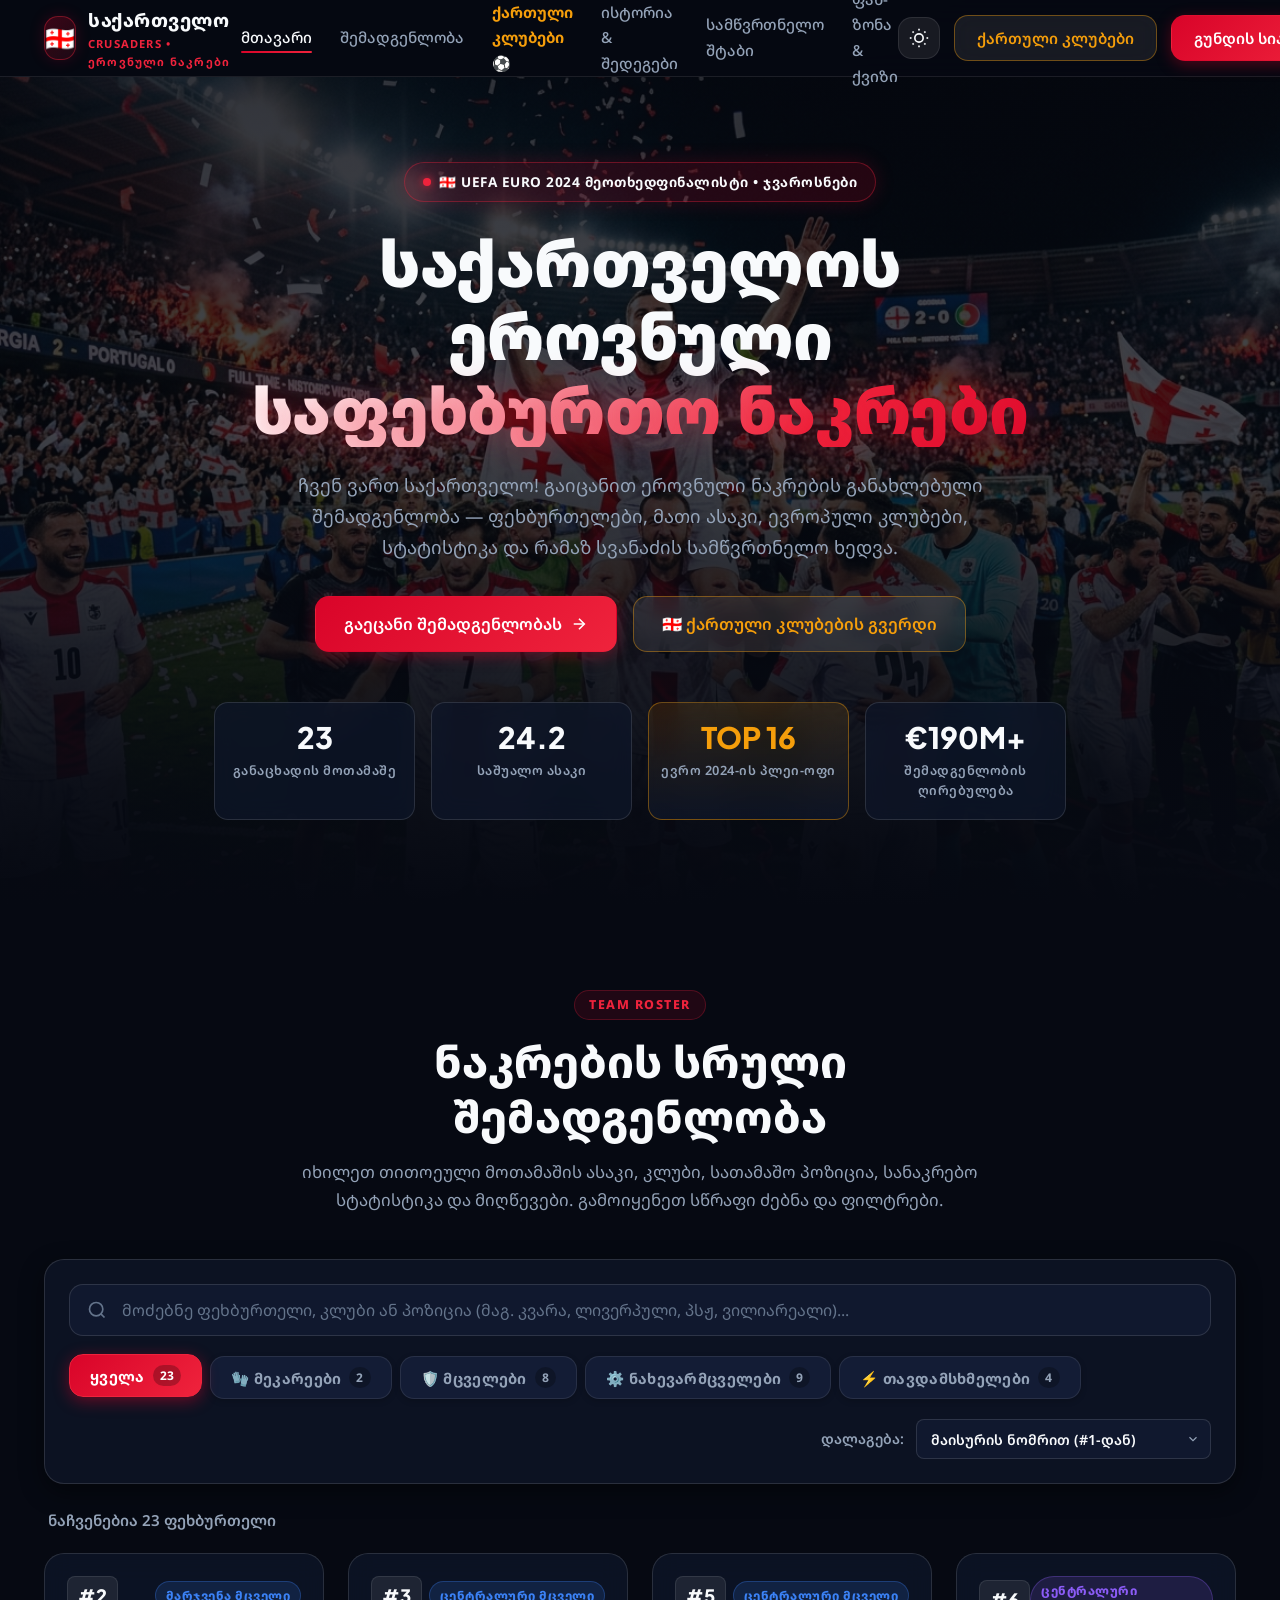
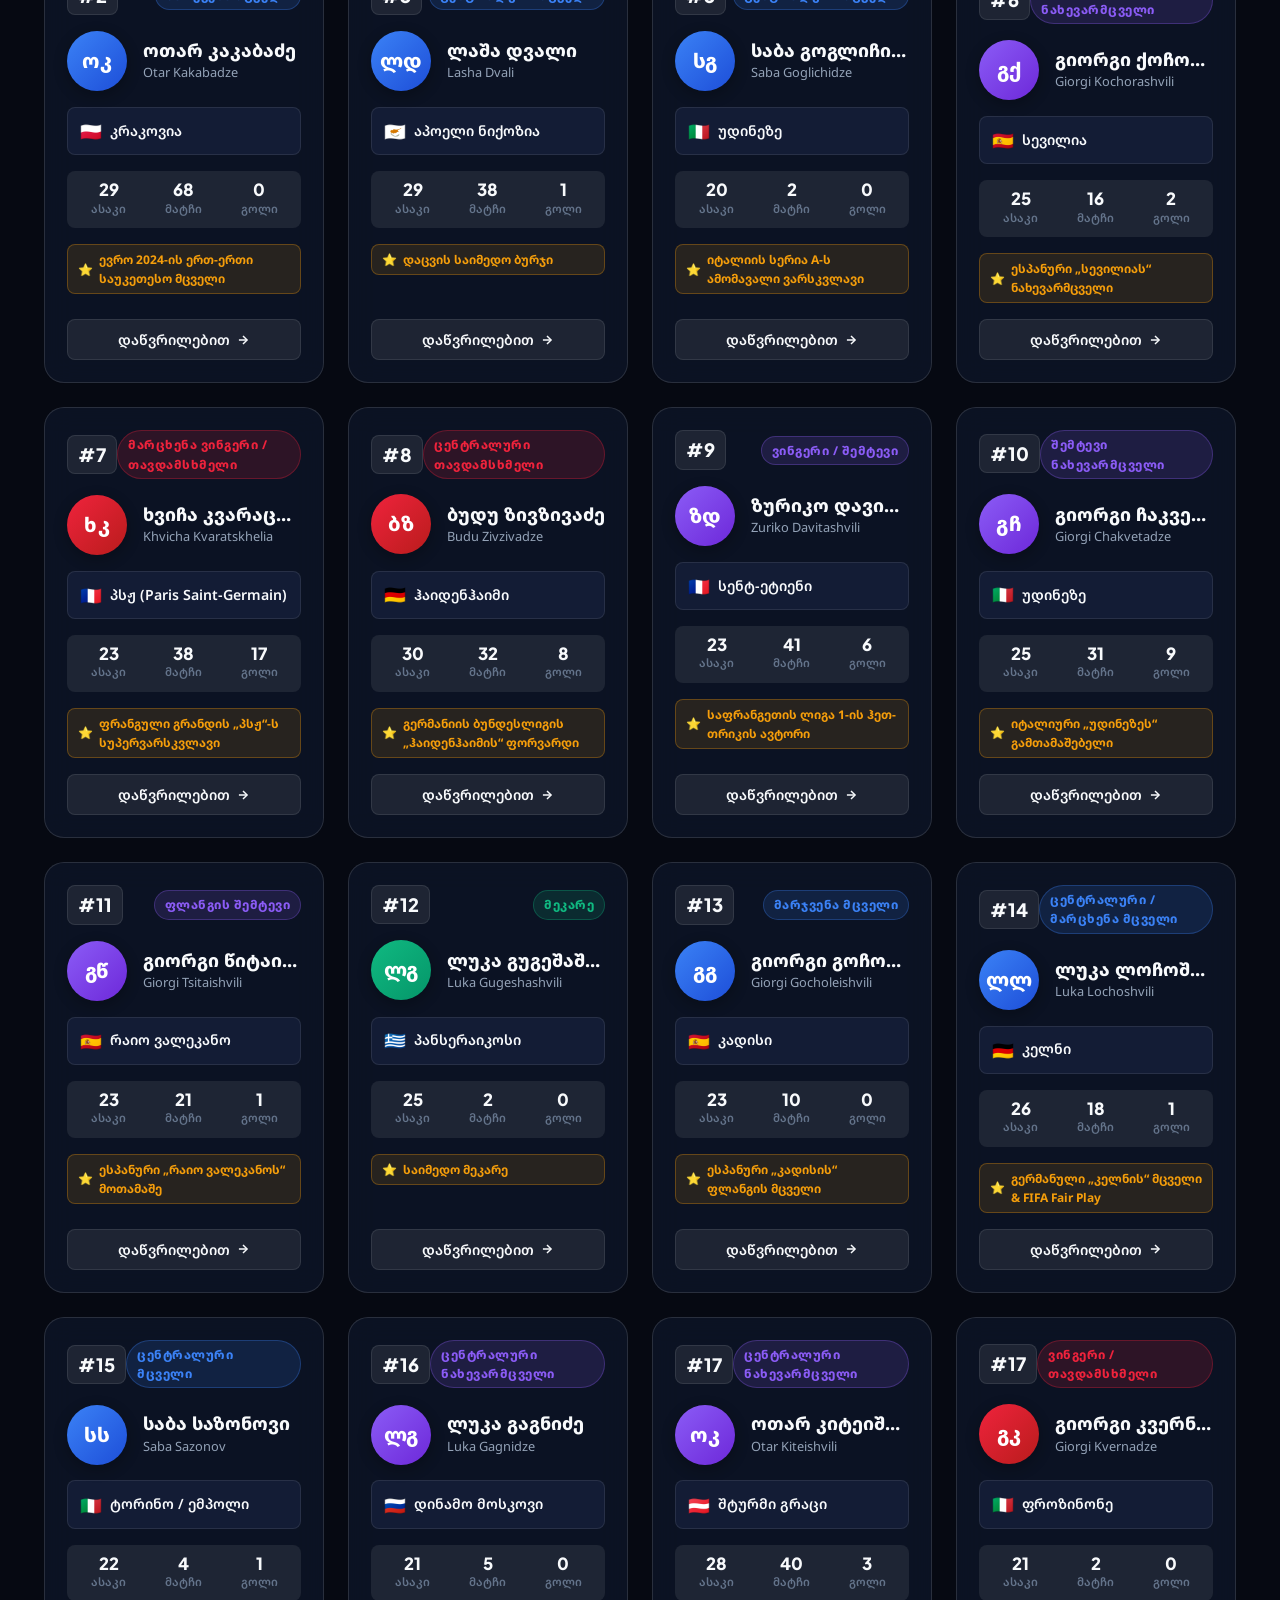
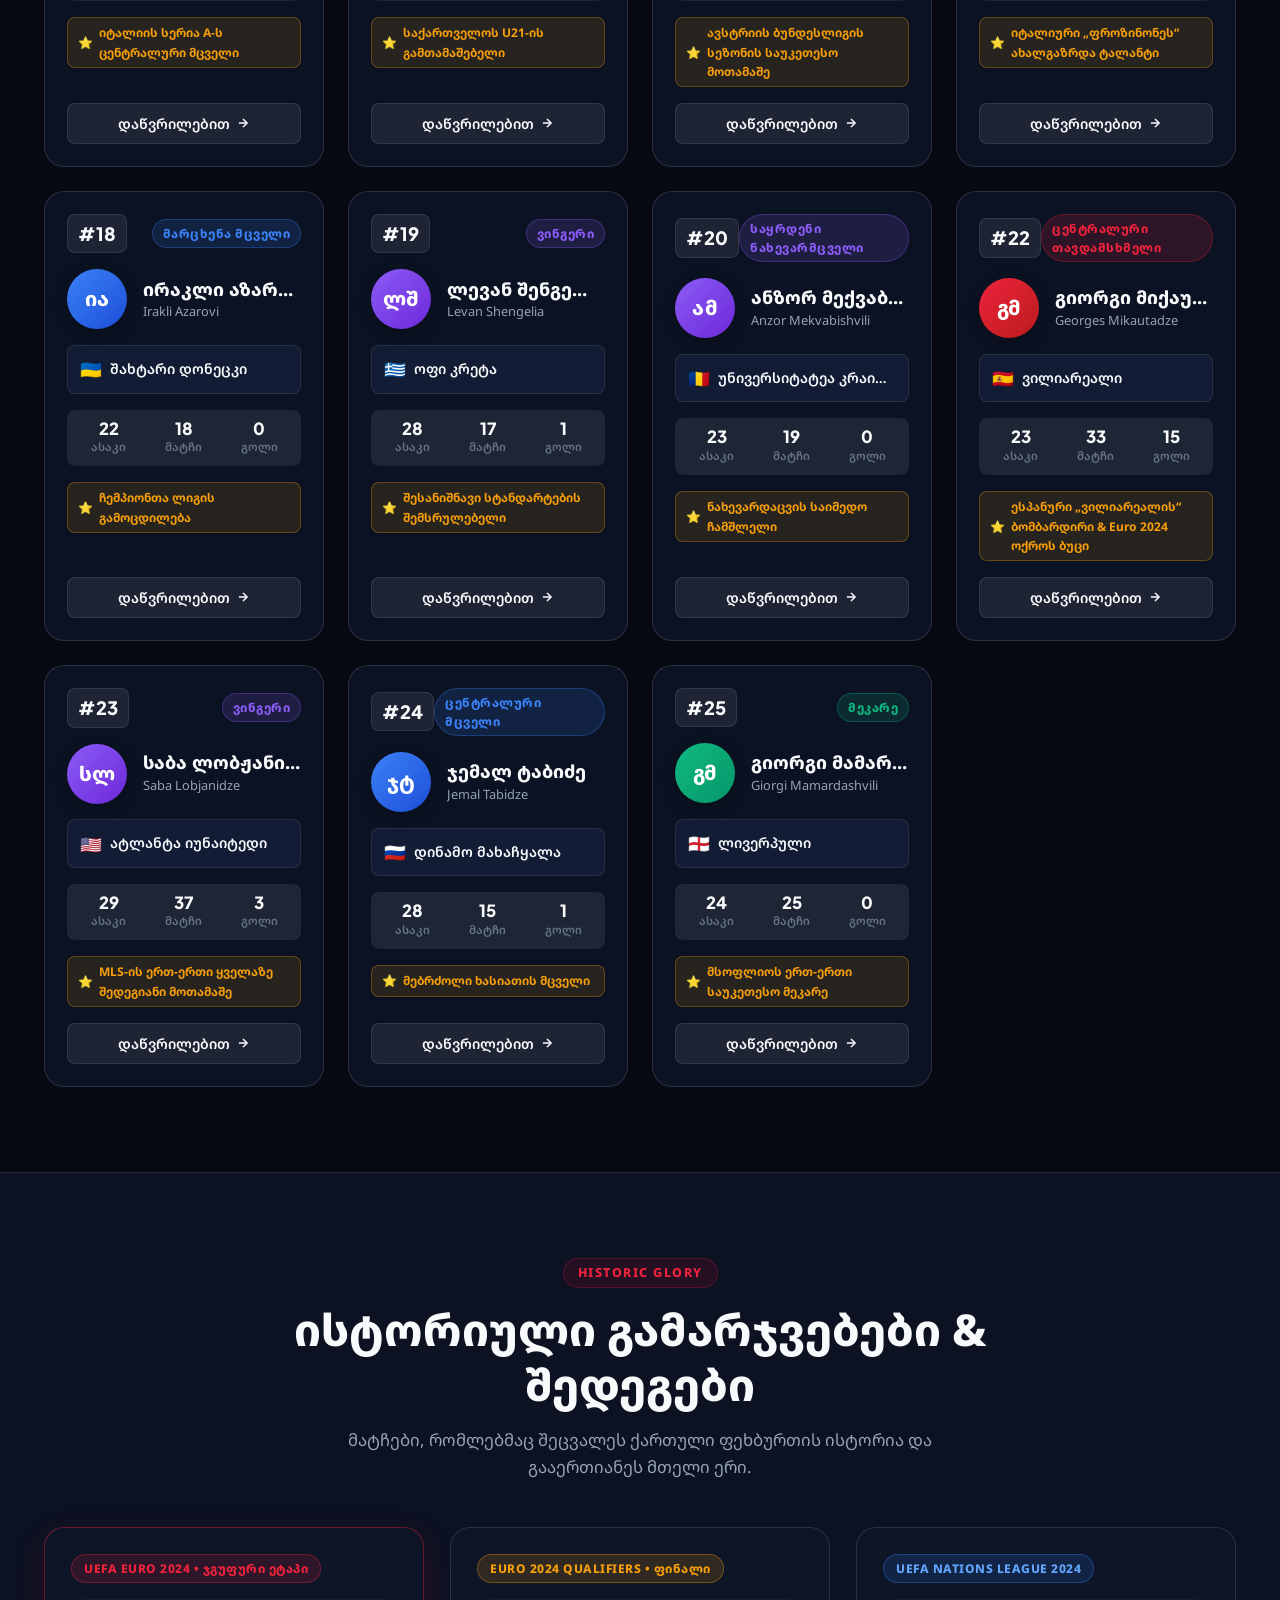
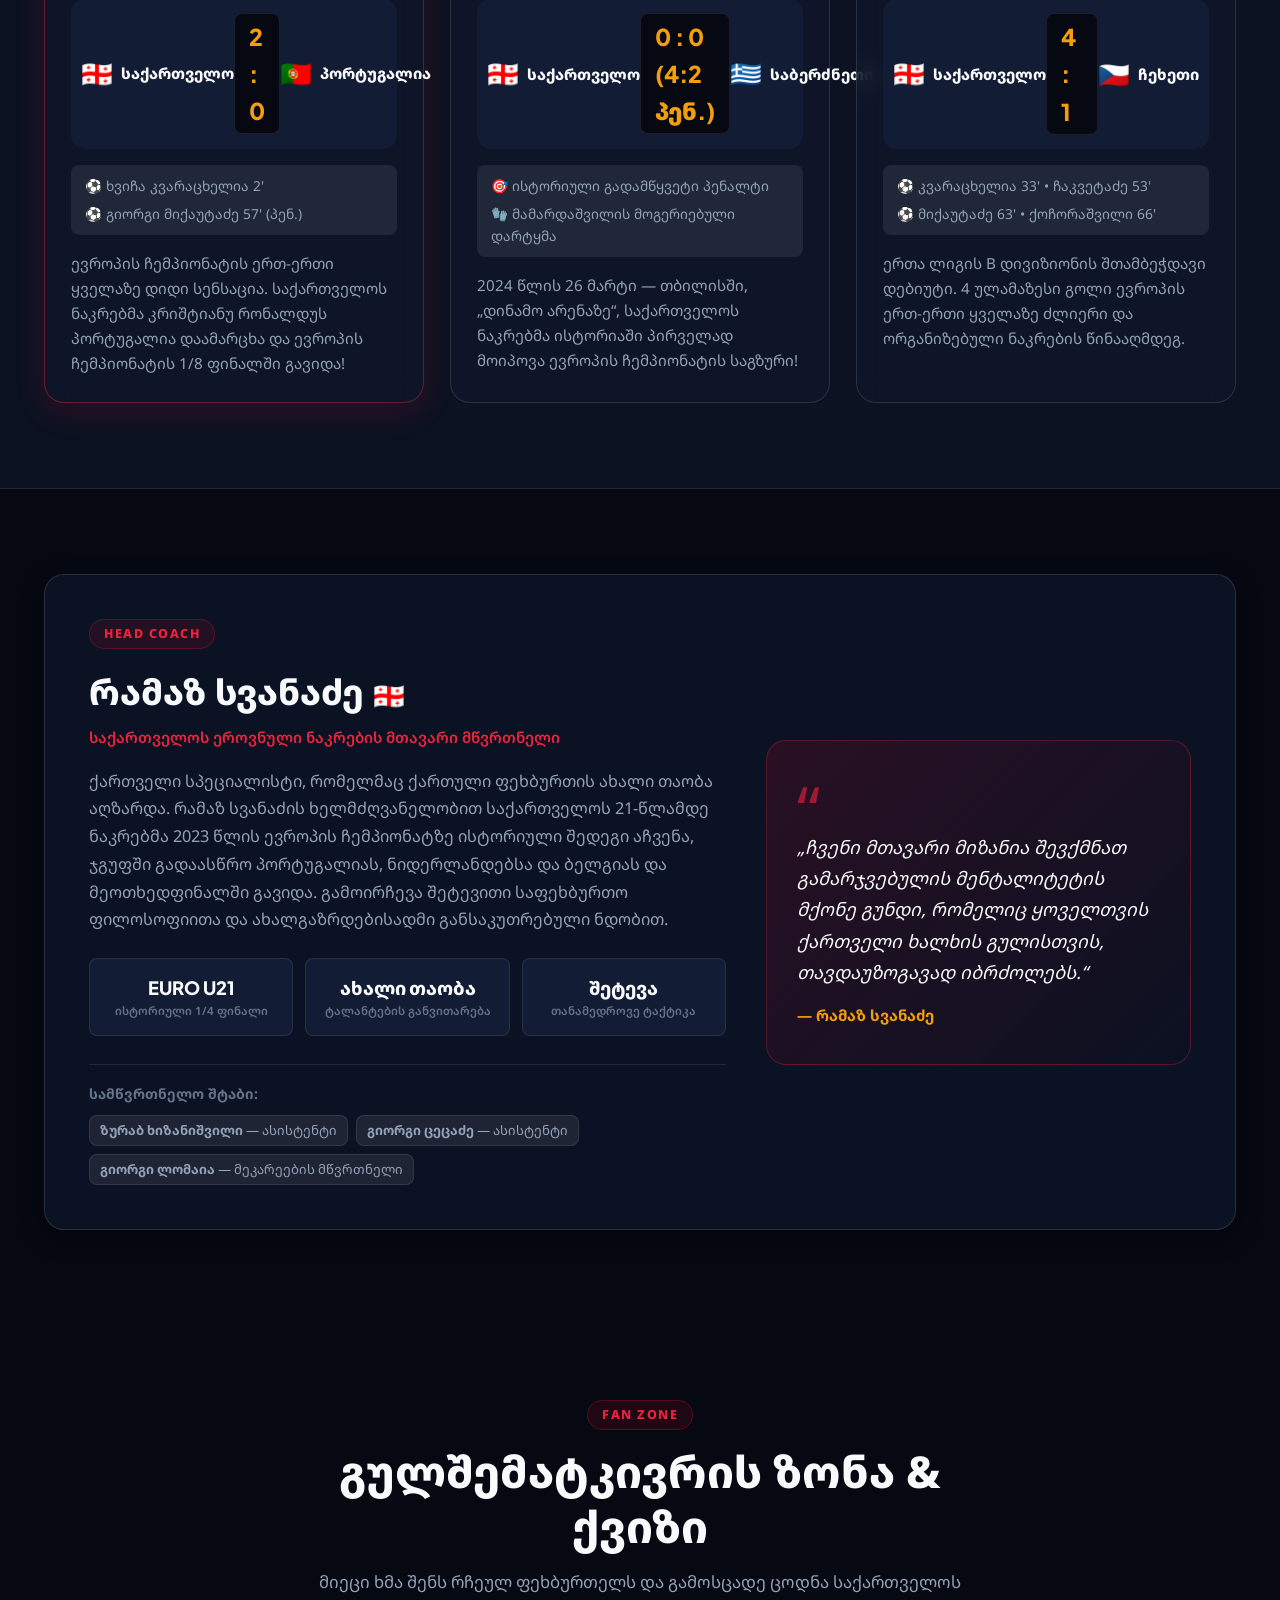
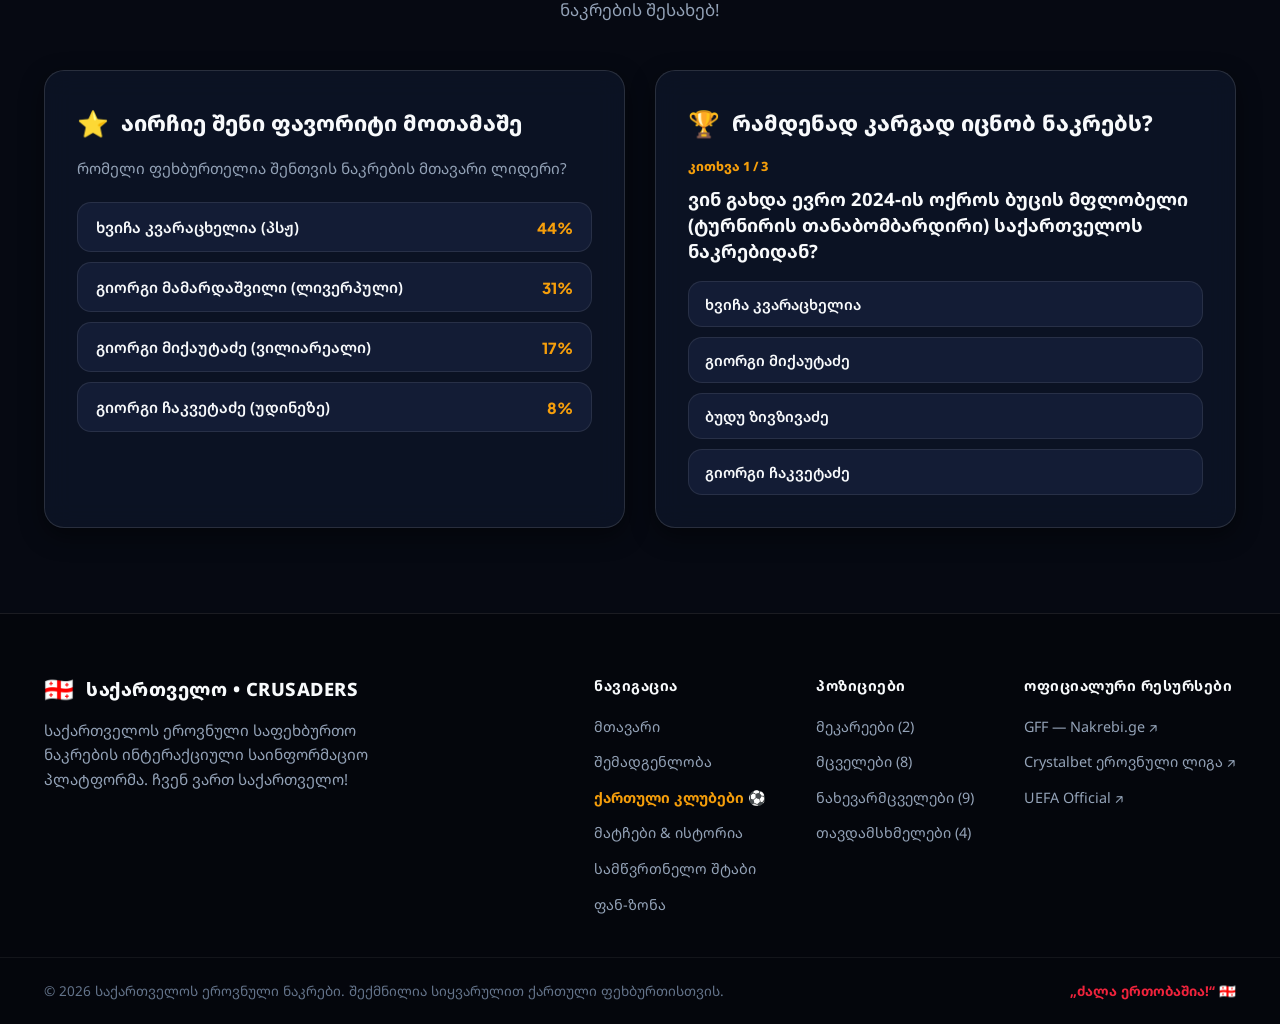
<file: index.html>
<!DOCTYPE html>
<html lang="ka" data-theme="dark">
<head>
  <meta charset="UTF-8">
  <meta name="viewport" content="width=device-width, initial-scale=1.0">
  <title>საქართველოს ეროვნული საფეხბურთო ნაკრები — ოფიციალური პორტალი და შემადგენლობა</title>
  <meta name="description" content="საქართველოს ეროვნული საფეხბურთო ნაკრების (ჯვაროსნები) სრული შემადგენლობა, მოთამაშეების ასაკი, კლუბები, სტატისტიკა და უახლესი მატჩები.">
  <meta name="keywords" content="საქართველოს ნაკრები, ფეხბურთი, კვარაცხელია, მამარდაშვილი, მიქაუტაძე, ევრო 2024, ჯვაროსნები, რამაზ სვანაძე, ნაკრების შემადგენლობა">
  <link rel="icon" href="data:image/svg+xml,<svg xmlns='http://www.w3.org/2000/svg' viewBox='0 0 100 100'><text y='.9em' font-size='90'>🇬🇪</text></svg>">

  <!-- Google Fonts: Noto Sans Georgian & Plus Jakarta Sans -->
  <link rel="preconnect" href="https://fonts.googleapis.com">
  <link rel="preconnect" href="https://fonts.gstatic.com" crossorigin>
  <link href="https://fonts.googleapis.com/css2?family=Noto+Sans+Georgian:wght@300;400;500;600;700;800;900&family=Plus+Jakarta+Sans:wght@400;500;600;700;800&display=swap" rel="stylesheet">

  <link rel="stylesheet" href="style.css">
</head>
<body>
  <!-- Ambient Atmospheric Glows -->
  <div class="ambient-glow glow-red" aria-hidden="true"></div>
  <div class="ambient-glow glow-blue" aria-hidden="true"></div>
  <div class="ambient-glow glow-center" aria-hidden="true"></div>

  <!-- Header / Navigation -->
  <header class="site-header" id="main-header">
    <nav class="navbar container" aria-label="მთავარი ნავიგაცია">
      <a href="#hero" class="brand-logo" id="brand-logo" aria-label="საქართველოს ნაკრები მთავარი">
        <div class="crest-box">
          <span class="flag-icon">🇬🇪</span>
        </div>
        <div class="brand-titles">
          <span class="brand-geo">საქართველო</span>
          <span class="brand-sub">CRUSADERS • ეროვნული ნაკრები</span>
        </div>
      </a>

      <!-- Desktop Links -->
      <ul class="nav-links" id="nav-links">
        <li><a href="#hero" class="nav-link active" id="nav-link-hero">მთავარი</a></li>
        <li><a href="#squad" class="nav-link" id="nav-link-squad">შემადგენლობა</a></li>
        <li><a href="clubs.html" class="nav-link clubs-highlight-link" id="nav-link-clubs">ქართული კლუბები ⚽</a></li>
        <li><a href="#history" class="nav-link" id="nav-link-history">ისტორია & შედეგები</a></li>
        <li><a href="#coach" class="nav-link" id="nav-link-coach">სამწვრთნელო შტაბი</a></li>
        <li><a href="#fanzone" class="nav-link" id="nav-link-fanzone">ფან-ზონა & ქვიზი</a></li>
      </ul>

      <!-- Action Buttons -->
      <div class="nav-actions">
        <!-- Theme Toggle -->
        <button class="theme-toggle" id="theme-toggle" aria-label="ფერების თემის შეცვლა" title="დღის / ღამის რეჟიმი">
          <svg class="theme-icon sun-icon" viewBox="0 0 24 24" fill="none" stroke="currentColor" stroke-width="2">
            <circle cx="12" cy="12" r="5"></circle>
            <line x1="12" y1="1" x2="12" y2="3"></line>
            <line x1="12" y1="21" x2="12" y2="23"></line>
            <line x1="4.22" y1="4.22" x2="5.64" y2="5.64"></line>
            <line x1="18.36" y1="18.36" x2="19.78" y2="19.78"></line>
            <line x1="1" y1="12" x2="3" y2="12"></line>
            <line x1="21" y1="12" x2="23" y2="12"></line>
            <line x1="4.22" y1="19.78" x2="5.64" y2="18.36"></line>
            <line x1="18.36" y1="5.64" x2="19.78" y2="4.22"></line>
          </svg>
          <svg class="theme-icon moon-icon" viewBox="0 0 24 24" fill="none" stroke="currentColor" stroke-width="2">
            <path d="M21 12.79A9 9 0 1 1 11.21 3 7 7 0 0 0 21 12.79z"></path>
          </svg>
        </button>

        <!-- CTA Button -->
        <a href="clubs.html" class="btn btn-secondary nav-cta" id="nav-clubs-btn" style="border-color: rgba(245, 158, 11, 0.4); color: var(--geo-gold);">
          <span>ქართული კლუბები</span>
        </a>
        <a href="#squad" class="btn btn-primary nav-cta" id="nav-squad-btn">
          <span>გუნდის სია</span>
          <svg class="btn-arrow" viewBox="0 0 24 24" fill="none" stroke="currentColor" stroke-width="2.2">
            <line x1="5" y1="12" x2="19" y2="12"></line>
            <polyline points="12 5 19 12 12 19"></polyline>
          </svg>
        </a>

        <!-- Mobile Drawer Toggle -->
        <button class="mobile-toggle" id="mobile-toggle" aria-label="მენიუს გახსნა" aria-expanded="false">
          <span class="bar bar-1"></span>
          <span class="bar bar-2"></span>
          <span class="bar bar-3"></span>
        </button>
      </div>
    </nav>

    <!-- Mobile Drawer Menu -->
    <div class="mobile-drawer" id="mobile-drawer" aria-hidden="true">
      <ul class="mobile-links">
        <li><a href="#hero" class="mobile-link" id="mob-link-hero">მთავარი</a></li>
        <li><a href="#squad" class="mobile-link" id="mob-link-squad">შემადგენლობა</a></li>
        <li><a href="clubs.html" class="mobile-link" id="mob-link-clubs" style="color: var(--geo-gold); font-weight: 700;">ქართული კლუბები ⚽</a></li>
        <li><a href="#history" class="mobile-link" id="mob-link-history">ისტორია & შედეგები</a></li>
        <li><a href="#coach" class="mobile-link" id="mob-link-coach">სამწვრთნელო შტაბი</a></li>
        <li><a href="#fanzone" class="mobile-link" id="mob-link-fanzone">ფან-ზონა & ქვიზი</a></li>
      </ul>
      <div class="mobile-drawer-footer" style="display: flex; flex-direction: column; gap: 10px;">
        <a href="clubs.html" class="btn btn-secondary w-full" id="mob-clubs-btn">ქართული კლუბების გვერდი</a>
        <a href="#squad" class="btn btn-primary w-full" id="mob-cta-btn">შემადგენლობის ნახვა</a>
      </div>
    </div>
  </header>

  <main>
    <!-- HERO SECTION -->
    <section class="section hero-section" id="hero">
      <div class="hero-bg-media">
        <img src="assets/geo_hero.jpg" alt="საქართველოს ეროვნული ნაკრები ზეიმობს ისტორიულ გამარჯვებას" class="hero-bg-img" loading="eager">
        <div class="hero-gradient-overlay"></div>
      </div>

      <div class="container hero-container">
        <div class="hero-badge reveal-fade-up">
          <span class="badge-dot"></span>
          <span class="badge-text">🇬🇪 UEFA EURO 2024 მეოთხედფინალისტი • ჯვაროსნები</span>
        </div>

        <h1 class="hero-title reveal-fade-up" style="animation-delay: 0.1s;">
          საქართველოს ეროვნული 
          <span class="title-highlight">საფეხბურთო ნაკრები</span>
        </h1>

        <p class="hero-description reveal-fade-up" style="animation-delay: 0.2s;">
          ჩვენ ვართ საქართველო! გაიცანით ეროვნული ნაკრების განახლებული შემადგენლობა — ფეხბურთელები, მათი ასაკი, ევროპული კლუბები, სტატისტიკა და რამაზ სვანაძის სამწვრთნელო ხედვა.
        </p>

        <div class="hero-actions reveal-fade-up" style="animation-delay: 0.3s;">
          <a href="#squad" class="btn btn-primary btn-large btn-glow" id="hero-squad-btn">
            <span>გაეცანი შემადგენლობას</span>
            <svg class="btn-arrow" viewBox="0 0 24 24" fill="none" stroke="currentColor" stroke-width="2.2">
              <line x1="5" y1="12" x2="19" y2="12"></line>
              <polyline points="12 5 19 12 12 19"></polyline>
            </svg>
          </a>
          <a href="clubs.html" class="btn btn-secondary btn-large" id="hero-clubs-btn" style="border-color: rgba(245, 158, 11, 0.4); color: var(--geo-gold);">
            <span>🇬🇪 ქართული კლუბების გვერდი</span>
          </a>
        </div>

        <!-- Quick Live Stat Bar -->
        <div class="hero-stats-grid reveal-fade-up" style="animation-delay: 0.4s;">
          <div class="stat-card">
            <div class="stat-number">23</div>
            <div class="stat-label">განაცხადის მოთამაშე</div>
          </div>
          <div class="stat-card">
            <div class="stat-number">24.2</div>
            <div class="stat-label">საშუალო ასაკი</div>
          </div>
          <div class="stat-card highlight-stat">
            <div class="stat-number">TOP 16</div>
            <div class="stat-label">ევრო 2024-ის პლეი-ოფი</div>
          </div>
          <div class="stat-card">
            <div class="stat-number">€190M+</div>
            <div class="stat-label">შემადგენლობის ღირებულება</div>
          </div>
        </div>
      </div>
    </section>

    <!-- SQUAD SECTION -->
    <section class="section squad-section" id="squad">
      <div class="container">
        <!-- Section Header -->
        <div class="section-header text-center">
          <div class="sub-badge">TEAM ROSTER</div>
          <h2 class="section-title">ნაკრების სრული შემადგენლობა</h2>
          <p class="section-subtitle">
            იხილეთ თითოეული მოთამაშის ასაკი, კლუბი, სათამაშო პოზიცია, სანაკრებო სტატისტიკა და მიღწევები. გამოიყენეთ სწრაფი ძებნა და ფილტრები.
          </p>
        </div>

        <!-- Squad Controls (Search, Filters, Sort) -->
        <div class="squad-controls-bar">
          <!-- Search Input -->
          <div class="search-box">
            <svg class="search-icon" viewBox="0 0 24 24" fill="none" stroke="currentColor" stroke-width="2">
              <circle cx="11" cy="11" r="8"></circle>
              <line x1="21" y1="21" x2="16.65" y2="16.65"></line>
            </svg>
            <input type="text" id="player-search" class="search-input" placeholder="მოძებნე ფეხბურთელი, კლუბი ან პოზიცია (მაგ. კვარა, ლივერპული, პსჟ, ვილიარეალი)..." autocomplete="off">
            <button class="clear-search-btn" id="clear-search" aria-label="ძებნის გასუფთავება" style="display: none;">✕</button>
          </div>

          <!-- Position Filters Tabs -->
          <div class="filter-tabs" id="position-filters" role="tablist">
            <button class="filter-tab active" data-position="ALL" role="tab" aria-selected="true" id="tab-all">
              <span>ყველა</span>
              <span class="count-pill" id="count-all">23</span>
            </button>
            <button class="filter-tab" data-position="GK" role="tab" aria-selected="false" id="tab-gk">
              <span>🧤 მეკარეები</span>
              <span class="count-pill" id="count-gk">2</span>
            </button>
            <button class="filter-tab" data-position="DEF" role="tab" aria-selected="false" id="tab-def">
              <span>🛡️ მცველები</span>
              <span class="count-pill" id="count-def">8</span>
            </button>
            <button class="filter-tab" data-position="MID" role="tab" aria-selected="false" id="tab-mid">
              <span>⚙️ ნახევარმცველები</span>
              <span class="count-pill" id="count-mid">9</span>
            </button>
            <button class="filter-tab" data-position="FWD" role="tab" aria-selected="false" id="tab-fwd">
              <span>⚡ თავდამსხმელები</span>
              <span class="count-pill" id="count-fwd">4</span>
            </button>
          </div>

          <!-- Sort Dropdown -->
          <div class="sort-wrapper">
            <label for="sort-select" class="sort-label">დალაგება:</label>
            <div class="select-container">
              <select id="sort-select" class="sort-select">
                <option value="number-asc">მაისურის ნომრით (#1-დან)</option>
                <option value="age-asc">ასაკით: პატარიდან უფროსისკენ</option>
                <option value="age-desc">ასაკით: უფროსიდან პატარისკენ</option>
                <option value="name-asc">სახელით (ა-ჰ)</option>
                <option value="market-desc">საბაზრო ღირებულებით</option>
              </select>
            </div>
          </div>
        </div>

        <!-- Active Filter Status Indicator -->
        <div class="filter-status-row">
          <span class="results-text" id="results-count">ნაჩვენებია 23 ფეხბურთელი</span>
          <button class="reset-filter-btn" id="reset-filter-btn" style="display: none;">ყველას ნახვა</button>
        </div>

        <!-- Squad Cards Grid -->
        <div class="squad-grid" id="squad-grid">
          <!-- Dynamically populated via script.js -->
        </div>

        <!-- No Results Fallback -->
        <div class="no-results-box" id="no-results" style="display: none;">
          <div class="no-results-icon">🔍</div>
          <h3>ფეხბურთელი ვერ მოიძებნა</h3>
          <p>სცადეთ სხვა საძიებო სიტყვა (მაგალითად: „ხვიჩა“, „მიქაუტაძე“, „პსჟ“, „ლივერპული“, „უდინეზე“).</p>
          <button class="btn btn-secondary" id="empty-reset-btn">ფილტრის გასუფთავება</button>
        </div>
      </div>
    </section>

    <!-- HISTORICAL RESULTS & MOMENTS -->
    <section class="section history-section" id="history">
      <div class="container">
        <div class="section-header text-center">
          <div class="sub-badge">HISTORIC GLORY</div>
          <h2 class="section-title">ისტორიული გამარჯვებები & შედეგები</h2>
          <p class="section-subtitle">
            მატჩები, რომლებმაც შეცვალეს ქართული ფეხბურთის ისტორია და გააერთიანეს მთელი ერი.
          </p>
        </div>

        <div class="history-grid">
          <!-- Card 1 -->
          <div class="history-card feature-glow">
            <div class="history-tag euro-tag">UEFA EURO 2024 • ჯგუფური ეტაპი</div>
            <div class="match-score-box">
              <div class="team team-geo">
                <span class="flag-lg">🇬🇪</span>
                <span class="team-name">საქართველო</span>
              </div>
              <div class="score-pill">2 : 0</div>
              <div class="team team-opp">
                <span class="flag-lg">🇵🇹</span>
                <span class="team-name">პორტუგალია</span>
              </div>
            </div>
            <div class="scorers-list">
              <div class="scorer">⚽ ხვიჩა კვარაცხელია 2'</div>
              <div class="scorer">⚽ გიორგი მიქაუტაძე 57' (პენ.)</div>
            </div>
            <p class="history-desc">
              ევროპის ჩემპიონატის ერთ-ერთი ყველაზე დიდი სენსაცია. საქართველოს ნაკრებმა კრიშტიანუ რონალდუს პორტუგალია დაამარცხა და ევროპის ჩემპიონატის 1/8 ფინალში გავიდა!
            </p>
          </div>

          <!-- Card 2 -->
          <div class="history-card">
            <div class="history-tag play-tag">EURO 2024 QUALIFIERS • ფინალი</div>
            <div class="match-score-box">
              <div class="team team-geo">
                <span class="flag-lg">🇬🇪</span>
                <span class="team-name">საქართველო</span>
              </div>
              <div class="score-pill">0 : 0 (4:2 პენ.)</div>
              <div class="team team-opp">
                <span class="flag-lg">🇬🇷</span>
                <span class="team-name">საბერძნეთი</span>
              </div>
            </div>
            <div class="scorers-list">
              <div class="scorer">🎯 ისტორიული გადამწყვეტი პენალტი</div>
              <div class="scorer">🧤 მამარდაშვილის მოგერიებული დარტყმა</div>
            </div>
            <p class="history-desc">
              2024 წლის 26 მარტი — თბილისში, „დინამო არენაზე“, საქართველოს ნაკრებმა ისტორიაში პირველად მოიპოვა ევროპის ჩემპიონატის საგზური!
            </p>
          </div>

          <!-- Card 3 -->
          <div class="history-card">
            <div class="history-tag nl-tag">UEFA NATIONS LEAGUE 2024</div>
            <div class="match-score-box">
              <div class="team team-geo">
                <span class="flag-lg">🇬🇪</span>
                <span class="team-name">საქართველო</span>
              </div>
              <div class="score-pill">4 : 1</div>
              <div class="team team-opp">
                <span class="flag-lg">🇨🇿</span>
                <span class="team-name">ჩეხეთი</span>
              </div>
            </div>
            <div class="scorers-list">
              <div class="scorer">⚽ კვარაცხელია 33' • ჩაკვეტაძე 53'</div>
              <div class="scorer">⚽ მიქაუტაძე 63' • ქოჩორაშვილი 66'</div>
            </div>
            <p class="history-desc">
              ერთა ლიგის B დივიზიონის შთამბეჭდავი დებიუტი. 4 ულამაზესი გოლი ევროპის ერთ-ერთი ყველაზე ძლიერი და ორგანიზებული ნაკრების წინააღმდეგ.
            </p>
          </div>
        </div>
      </div>
    </section>

    <!-- COACH & STAFF SECTION (Updated to Ramaz Svanadze) -->
    <section class="section coach-section" id="coach">
      <div class="container">
        <div class="coach-wrapper">
          <div class="coach-info">
            <div class="sub-badge">HEAD COACH</div>
            <h2 class="coach-name">რამაზ სვანაძე <span class="flag-icon" style="font-size: 1.6rem; vertical-align: middle;">🇬🇪</span></h2>
            <div class="coach-role">საქართველოს ეროვნული ნაკრების მთავარი მწვრთნელი</div>
            
            <p class="coach-bio">
              ქართველი სპეციალისტი, რომელმაც ქართული ფეხბურთის ახალი თაობა აღზარდა. რამაზ სვანაძის ხელმძღვანელობით საქართველოს 21-წლამდე ნაკრებმა 2023 წლის ევროპის ჩემპიონატზე ისტორიული შედეგი აჩვენა, ჯგუფში გადაასწრო პორტუგალიას, ნიდერლანდებსა და ბელგიას და მეოთხედფინალში გავიდა. გამოირჩევა შეტევითი საფეხბურთო ფილოსოფიითა და ახალგაზრდებისადმი განსაკუთრებული ნდობით.
            </p>

            <div class="coach-stats-grid">
              <div class="coach-stat-item">
                <div class="c-num">EURO U21</div>
                <div class="c-txt">ისტორიული 1/4 ფინალი</div>
              </div>
              <div class="coach-stat-item">
                <div class="c-num">ახალი თაობა</div>
                <div class="c-txt">ტალანტების განვითარება</div>
              </div>
              <div class="coach-stat-item">
                <div class="c-num">შეტევა</div>
                <div class="c-txt">თანამედროვე ტაქტიკა</div>
              </div>
            </div>

            <div class="staff-crew">
              <h4 class="crew-title">სამწვრთნელო შტაბი:</h4>
              <div class="crew-badges">
                <span class="crew-pill"><strong>ზურაბ ხიზანიშვილი</strong> — ასისტენტი</span>
                <span class="crew-pill"><strong>გიორგი ცეცაძე</strong> — ასისტენტი</span>
                <span class="crew-pill"><strong>გიორგი ლომაია</strong> — მეკარეების მწვრთნელი</span>
              </div>
            </div>
          </div>

          <div class="coach-quote-box">
            <div class="quote-mark">“</div>
            <blockquote class="coach-quote">
              „ჩვენი მთავარი მიზანია შევქმნათ გამარჯვებულის მენტალიტეტის მქონე გუნდი, რომელიც ყოველთვის ქართველი ხალხის გულისთვის, თავდაუზოგავად იბრძოლებს.“
            </blockquote>
            <div class="quote-author">— რამაზ სვანაძე</div>
          </div>
        </div>
      </div>
    </section>

    <!-- FAN ZONE & INTERACTIVE TRIVIA -->
    <section class="section fanzone-section" id="fanzone">
      <div class="container">
        <div class="section-header text-center">
          <div class="sub-badge">FAN ZONE</div>
          <h2 class="section-title">გულშემატკივრის ზონა & ქვიზი</h2>
          <p class="section-subtitle">
            მიეცი ხმა შენს რჩეულ ფეხბურთელს და გამოსცადე ცოდნა საქართველოს ნაკრების შესახებ!
          </p>
        </div>

        <div class="fanzone-grid">
          <!-- MVP Voting Box -->
          <div class="fanzone-card" id="voting-card">
            <div class="fanzone-card-header">
              <span class="fanzone-icon">⭐</span>
              <h3>აირჩიე შენი ფავორიტი მოთამაშე</h3>
            </div>
            <p class="fanzone-desc">რომელი ფეხბურთელია შენთვის ნაკრების მთავარი ლიდერი?</p>
            
            <div class="poll-options" id="poll-options">
              <button class="poll-btn" data-player="kvara">
                <span class="p-name">ხვიჩა კვარაცხელია (პსჟ)</span>
                <span class="p-pct" id="vote-kvara">44%</span>
              </button>
              <button class="poll-btn" data-player="mamarda">
                <span class="p-name">გიორგი მამარდაშვილი (ლივერპული)</span>
                <span class="p-pct" id="vote-mamarda">32%</span>
              </button>
              <button class="poll-btn" data-player="mikautadze">
                <span class="p-name">გიორგი მიქაუტაძე (ვილიარეალი)</span>
                <span class="p-pct" id="vote-mikautadze">16%</span>
              </button>
              <button class="poll-btn" data-player="chakve">
                <span class="p-name">გიორგი ჩაკვეტაძე (უდინეზე)</span>
                <span class="p-pct" id="vote-chakve">8%</span>
              </button>
            </div>
            <div class="vote-feedback" id="vote-feedback">გმადლობთ ხმის მიცემისთვის! ხმა წარმატებით დაფიქსირდა ❤️</div>
          </div>

          <!-- Trivia Quiz Box -->
          <div class="fanzone-card" id="quiz-card">
            <div class="fanzone-card-header">
              <span class="fanzone-icon">🏆</span>
              <h3>რამდენად კარგად იცნობ ნაკრებს?</h3>
            </div>
            <div class="quiz-container" id="quiz-container">
              <div class="quiz-step-indicator" id="quiz-progress">კითხვა 1 / 3</div>
              <div class="quiz-question-box">
                <h4 class="quiz-question" id="quiz-question-text">ვინ გახდა ევრო 2024-ის ერთ-ერთი ოქროს ბუცის მფლობელი საქართველოს ნაკრებიდან?</h4>
                <div class="quiz-answers" id="quiz-answers">
                  <!-- Generated via script.js -->
                </div>
              </div>
              <div class="quiz-result-box" id="quiz-result" style="display: none;">
                <div class="result-score-title" id="result-score-text">შესანიშნავია! 3 / 3 სწორი პასუხი 🎉</div>
                <p id="result-desc">შენ ნამდვილი ჯვაროსანი და ერთგული გულშემატკივარი ხარ!</p>
                <button class="btn btn-secondary btn-sm" id="restart-quiz-btn">თავიდან ცდა</button>
              </div>
            </div>
          </div>
        </div>
      </div>
    </section>
  </main>

  <!-- PLAYER DETAILS MODAL -->
  <div class="modal-backdrop" id="player-modal-backdrop" aria-hidden="true">
    <div class="player-modal" id="player-modal" role="dialog" aria-modal="true" aria-labelledby="modal-player-name">
      <button class="modal-close-btn" id="modal-close-btn" aria-label="მოდალის დახურვა">✕</button>
      
      <div class="modal-body" id="modal-content">
        <!-- Rendered dynamically in script.js -->
      </div>
    </div>
  </div>

  <!-- FOOTER -->
  <footer class="site-footer">
    <div class="container footer-container">
      <div class="footer-brand">
        <div class="brand-logo footer-logo">
          <span class="flag-icon">🇬🇪</span>
          <span class="brand-geo">საქართველო • CRUSADERS</span>
        </div>
        <p class="footer-tagline">
          საქართველოს ეროვნული საფეხბურთო ნაკრების ინტერაქციული საინფორმაციო პლატფორმა. ჩვენ ვართ საქართველო!
        </p>
      </div>

      <div class="footer-links-group">
        <div class="footer-col">
          <div class="col-title">ნავიგაცია</div>
          <ul class="col-links">
            <li><a href="#hero">მთავარი</a></li>
            <li><a href="#squad">შემადგენლობა</a></li>
            <li><a href="clubs.html" style="color: var(--geo-gold); font-weight: 700;">ქართული კლუბები ⚽</a></li>
            <li><a href="#history">მატჩები & ისტორია</a></li>
            <li><a href="#coach">სამწვრთნელო შტაბი</a></li>
            <li><a href="#fanzone">ფან-ზონა</a></li>
          </ul>
        </div>

        <div class="footer-col">
          <div class="col-title">პოზიციები</div>
          <ul class="col-links">
            <li><a href="#squad" onclick="window.filterByPosition('GK')">მეკარეები (2)</a></li>
            <li><a href="#squad" onclick="window.filterByPosition('DEF')">მცველები (8)</a></li>
            <li><a href="#squad" onclick="window.filterByPosition('MID')">ნახევარმცველები (9)</a></li>
            <li><a href="#squad" onclick="window.filterByPosition('FWD')">თავდამსხმელები (4)</a></li>
          </ul>
        </div>

        <div class="footer-col">
          <div class="col-title">ოფიციალური რესურსები</div>
          <ul class="col-links">
            <li><a href="https://nakrebi.ge" target="_blank" rel="noopener noreferrer">GFF — Nakrebi.ge ↗</a></li>
            <li><a href="https://erovnuliliga.ge" target="_blank" rel="noopener noreferrer">Crystalbet ეროვნული ლიგა ↗</a></li>
            <li><a href="https://uefa.com" target="_blank" rel="noopener noreferrer">UEFA Official ↗</a></li>
          </ul>
        </div>
      </div>
    </div>

    <div class="footer-bottom">
      <div class="container footer-bottom-container">
        <div>© 2026 საქართველოს ეროვნული ნაკრები. შექმნილია სიყვარულით ქართული ფეხბურთისთვის.</div>
        <div class="footer-quote">„ძალა ერთობაშია!“ 🇬🇪</div>
      </div>
    </div>
  </footer>

  <script src="script.js"></script>
</body>
</html>
</file>
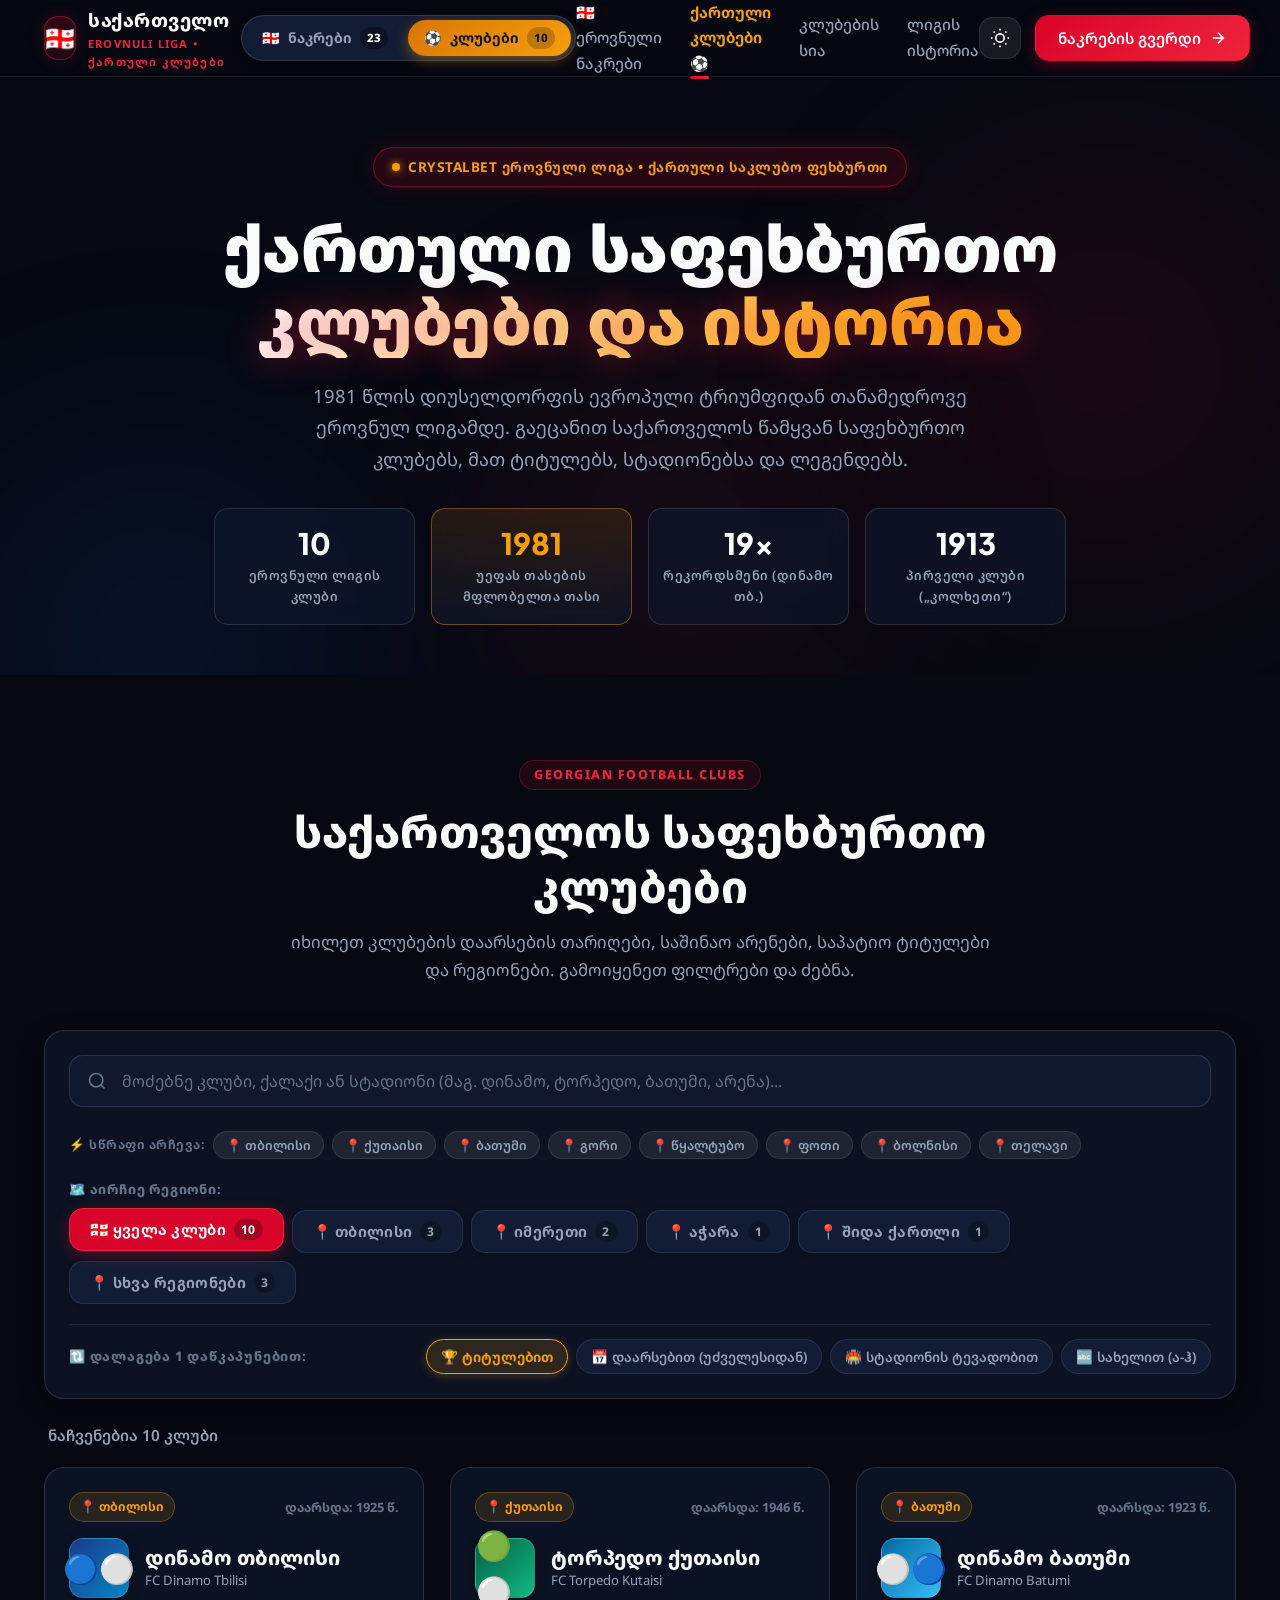
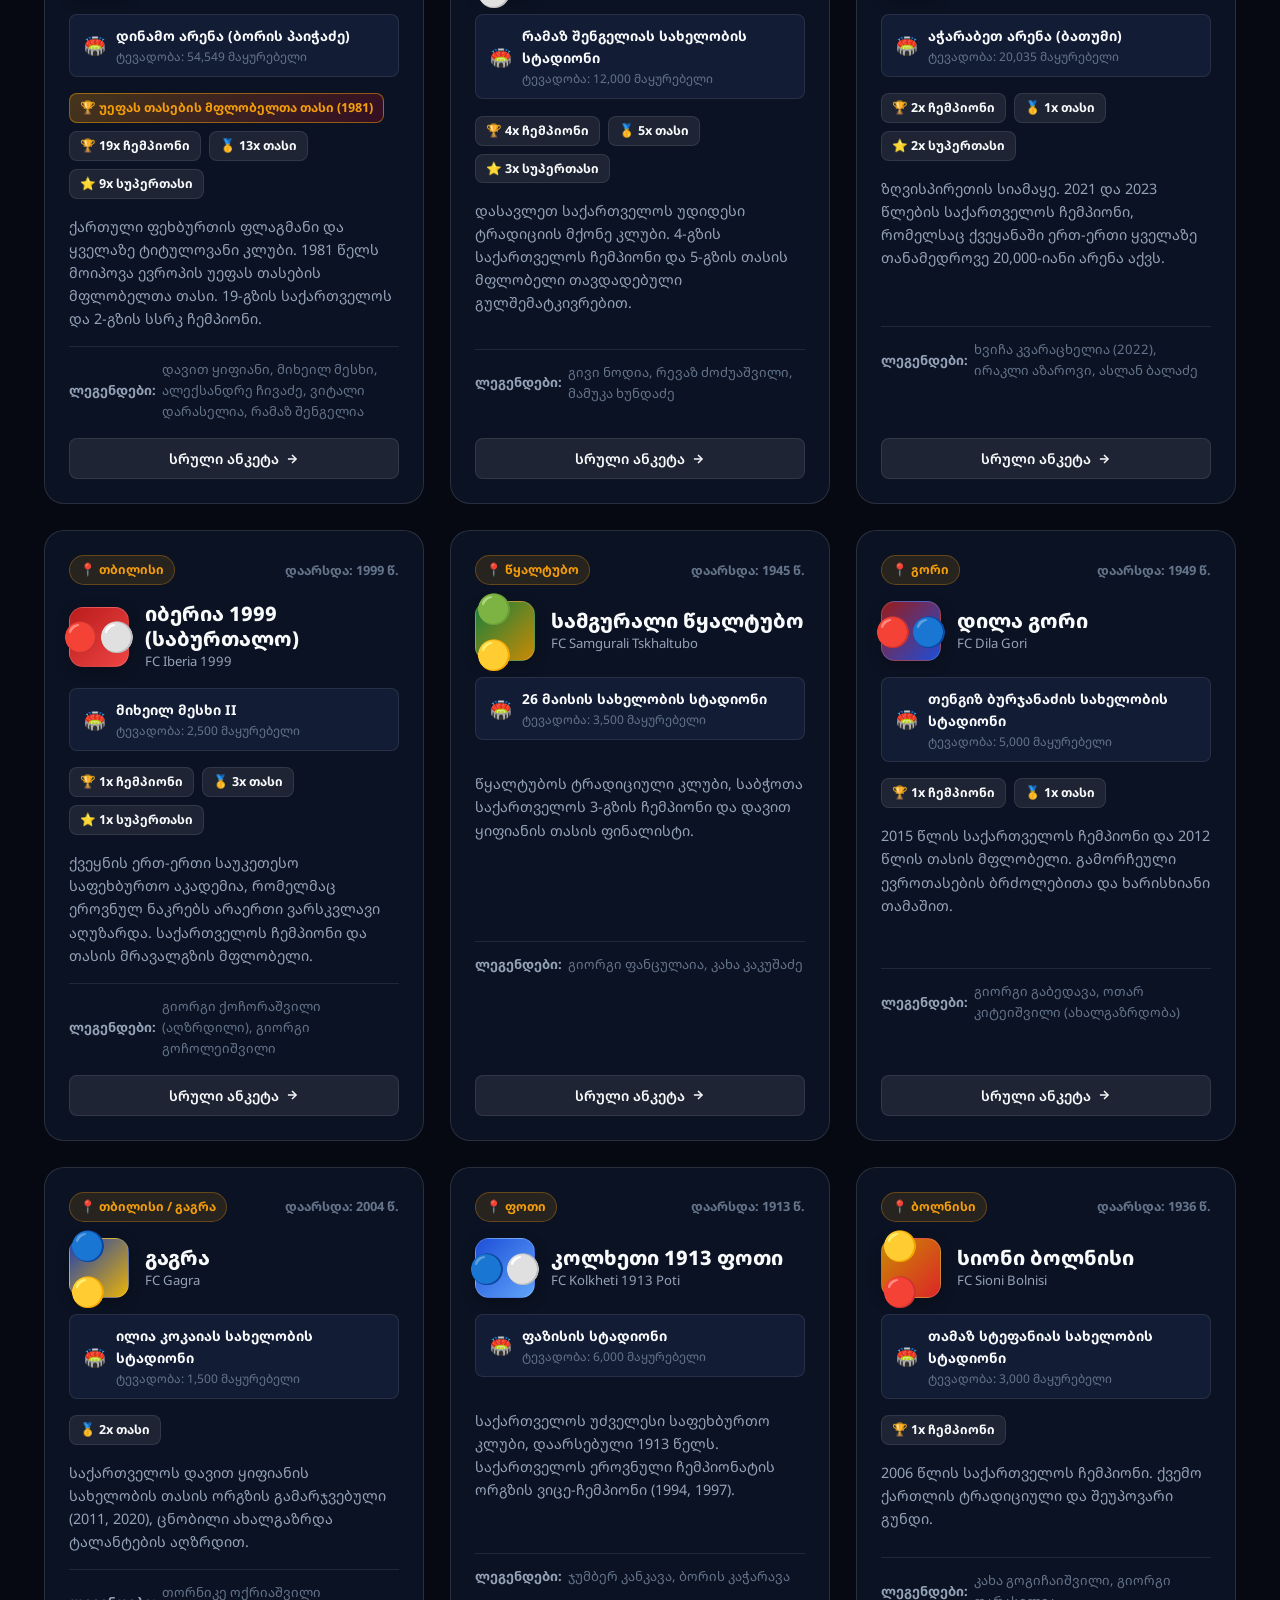
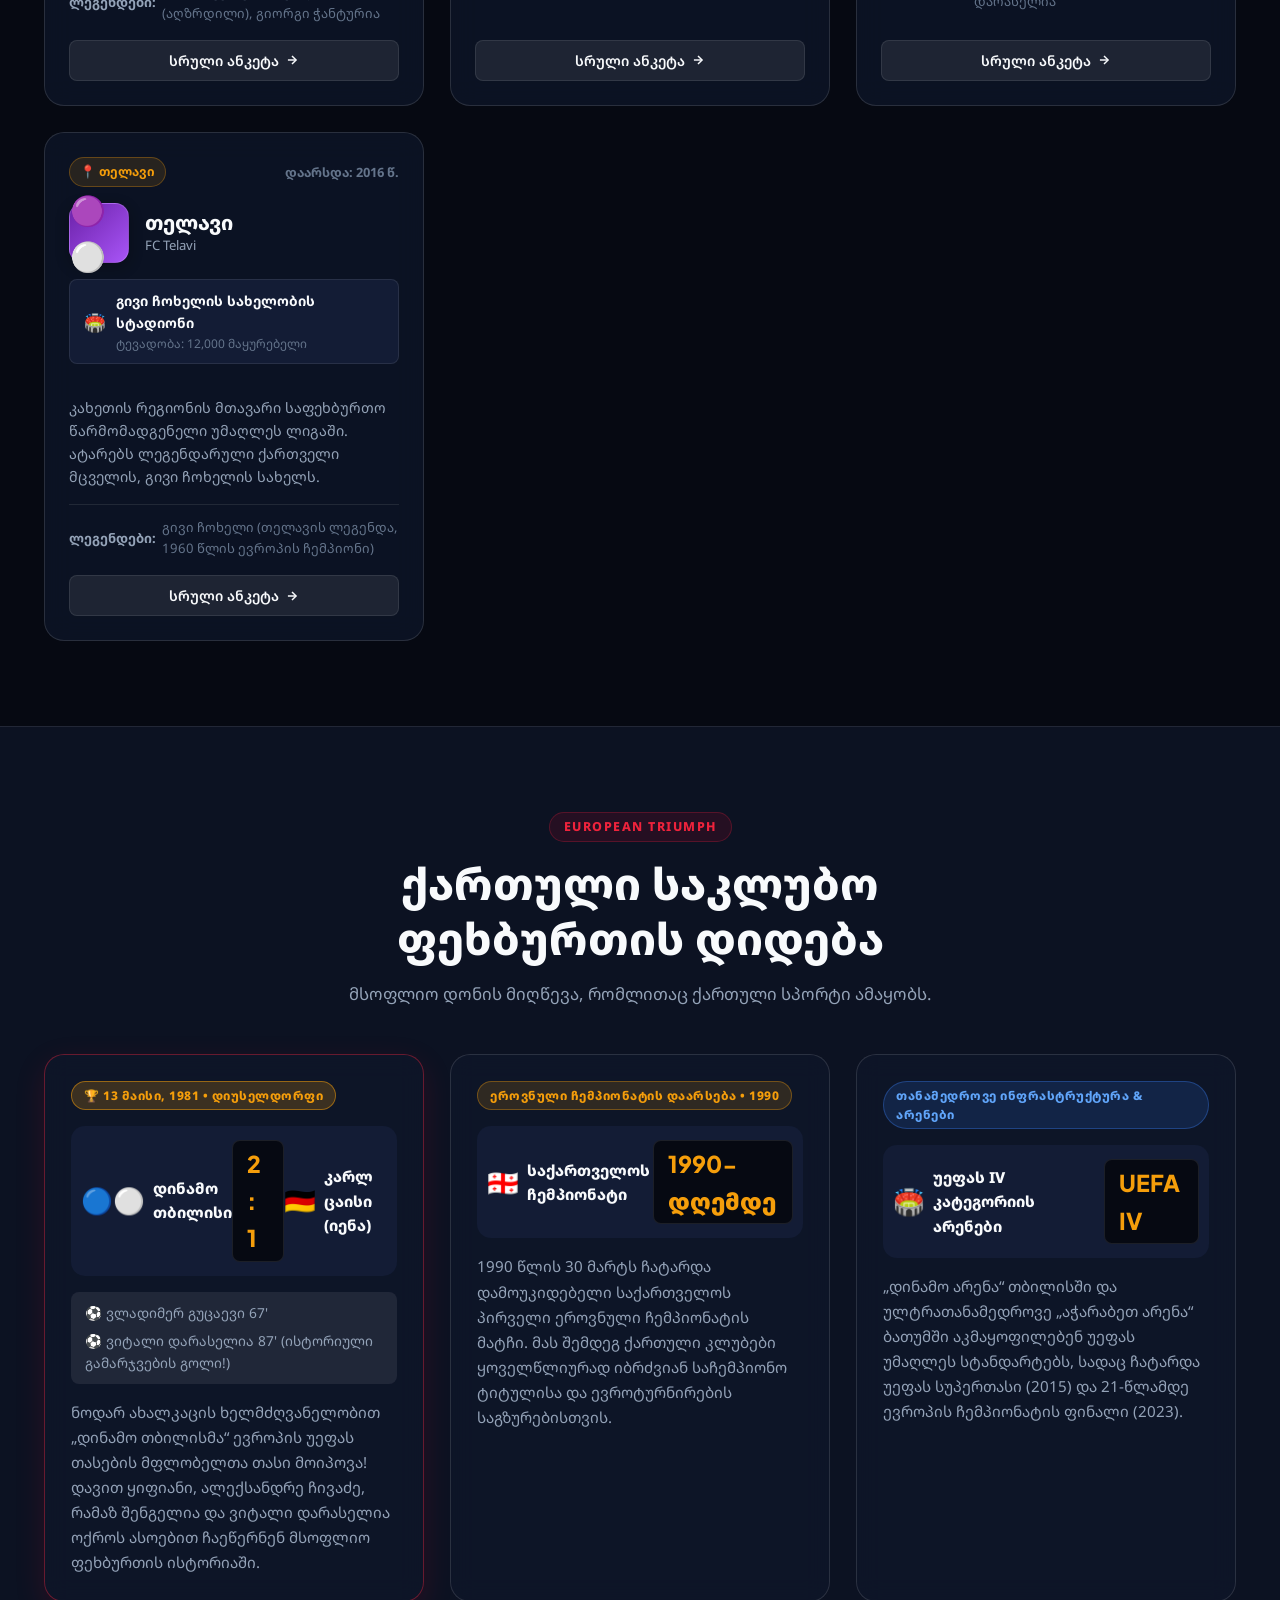
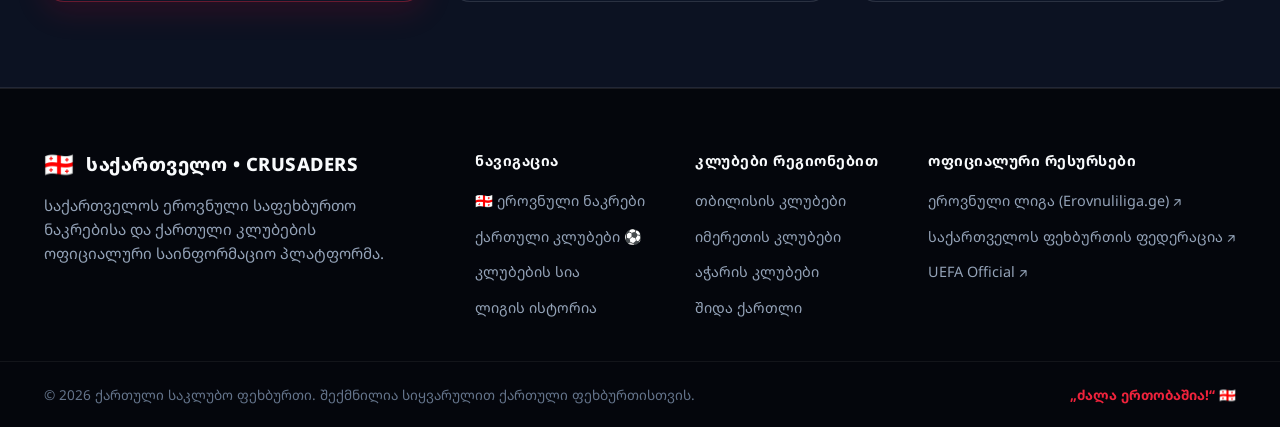
<file: clubs.html>
<!DOCTYPE html>
<html lang="ka" data-theme="dark">

<head>
  <meta charset="UTF-8">
  <meta name="viewport" content="width=device-width, initial-scale=1.0">
  <title>ქართული საფეხბურთო კლუბები — ეროვნული ლიგა და ისტორია</title>
  <meta name="description"
    content="საქართველოს საფეხბურთო კლუბები, Crystalbet ეროვნული ლიგა: დინამო თბილისი, ტორპედო ქუთაისი, დინამო ბათუმი, იბერია 1999, დილა გორი. ისტორია, ტიტულები და სტადიონები.">
  <meta name="keywords"
    content="ქართული კლუბები, ეროვნული ლიგა, დინამო თბილისი, ტორპედო ქუთაისი, დინამო ბათუმი, დილა გორი, იბერია 1999, ქართული ფეხბურთი">
  <link rel="icon"
    href="data:image/svg+xml,<svg xmlns='http://www.w3.org/2000/svg' viewBox='0 0 100 100'><text y='.9em' font-size='90'>⚽</text></svg>">

  <!-- Google Fonts -->
  <link rel="preconnect" href="https://fonts.googleapis.com">
  <link rel="preconnect" href="https://fonts.gstatic.com" crossorigin>
  <link
    href="https://fonts.googleapis.com/css2?family=Noto+Sans+Georgian:wght@300;400;500;600;700;800;900&family=Plus+Jakarta+Sans:wght@400;500;600;700;800&display=swap"
    rel="stylesheet">

  <link rel="stylesheet" href="style.css">
</head>

<body>
  <!-- Ambient Atmospheric Glows -->
  <div class="ambient-glow glow-red" aria-hidden="true"></div>
  <div class="ambient-glow glow-blue" aria-hidden="true"></div>
  <div class="ambient-glow glow-center" aria-hidden="true"></div>

  <!-- Header / Navigation -->
  <header class="site-header" id="main-header">
    <nav class="navbar container" aria-label="მთავარი ნავიგაცია">
      <a href="index.html" class="brand-logo" id="brand-logo" aria-label="საქართველოს ნაკრები მთავარი">
        <div class="crest-box">
          <span class="flag-icon">🇬🇪</span>
        </div>
        <div class="brand-titles">
          <span class="brand-geo">საქართველო</span>
          <span class="brand-sub">EROVNULI LIGA • ქართული კლუბები</span>
        </div>
      </a>

      <!-- Super-Convenient Top Page Switcher -->
      <div class="top-view-switcher" role="navigation" aria-label="გვერდის გადართვა">
        <a href="index.html" class="switcher-pill" id="switch-national">
          <span>🇬🇪</span>
          <span>ნაკრები</span>
          <span class="switcher-badge">23</span>
        </a>
        <a href="clubs.html" class="switcher-pill active clubs-active" id="switch-clubs">
          <span>⚽</span>
          <span>კლუბები</span>
          <span class="switcher-badge">10</span>
        </a>
      </div>

      <!-- Desktop Links -->
      <ul class="nav-links" id="nav-links">
        <li><a href="index.html" class="nav-link" id="nav-link-national">🇬🇪 ეროვნული ნაკრები</a></li>
        <li><a href="clubs.html" class="nav-link active clubs-highlight-link" id="nav-link-clubs">ქართული კლუბები ⚽</a>
        </li>
        <li><a href="#clubs-list" class="nav-link" id="nav-link-all-clubs">კლუბების სია</a></li>
        <li><a href="#league-history" class="nav-link" id="nav-link-league-history">ლიგის ისტორია</a></li>
      </ul>

      <!-- Action Buttons -->
      <div class="nav-actions">
        <!-- Theme Toggle -->
        <button class="theme-toggle" id="theme-toggle" aria-label="ფერების თემის შეცვლა" title="დღის / ღამის რეჟიმი">
          <svg class="theme-icon sun-icon" viewBox="0 0 24 24" fill="none" stroke="currentColor" stroke-width="2">
            <circle cx="12" cy="12" r="5"></circle>
            <line x1="12" y1="1" x2="12" y2="3"></line>
            <line x1="12" y1="21" x2="12" y2="23"></line>
            <line x1="4.22" y1="4.22" x2="5.64" y2="5.64"></line>
            <line x1="18.36" y1="18.36" x2="19.78" y2="19.78"></line>
            <line x1="1" y1="12" x2="3" y2="12"></line>
            <line x1="21" y1="12" x2="23" y2="12"></line>
            <line x1="4.22" y1="19.78" x2="5.64" y2="18.36"></line>
            <line x1="18.36" y1="5.64" x2="19.78" y2="4.22"></line>
          </svg>
          <svg class="theme-icon moon-icon" viewBox="0 0 24 24" fill="none" stroke="currentColor" stroke-width="2">
            <path d="M21 12.79A9 9 0 1 1 11.21 3 7 7 0 0 0 21 12.79z"></path>
          </svg>
        </button>

        <!-- Back to National Team -->
        <a href="index.html" class="btn btn-primary nav-cta" id="nav-back-national">
          <span>ნაკრების გვერდი</span>
          <svg class="btn-arrow" viewBox="0 0 24 24" fill="none" stroke="currentColor" stroke-width="2.2">
            <line x1="5" y1="12" x2="19" y2="12"></line>
            <polyline points="12 5 19 12 12 19"></polyline>
          </svg>
        </a>

        <!-- Mobile Drawer Toggle -->
        <button class="mobile-toggle" id="mobile-toggle" aria-label="მენიუს გახსნა" aria-expanded="false">
          <span class="bar bar-1"></span>
          <span class="bar bar-2"></span>
          <span class="bar bar-3"></span>
        </button>
      </div>
    </nav>

    <!-- Mobile Drawer Menu -->
    <div class="mobile-drawer" id="mobile-drawer" aria-hidden="true">
      <ul class="mobile-links">
        <li><a href="index.html" class="mobile-link">🇬🇪 ეროვნული ნაკრები</a></li>
        <li><a href="clubs.html" class="mobile-link active" style="color: var(--geo-gold); font-weight: 700;">ქართული
            კლუბები ⚽</a></li>
        <li><a href="#clubs-list" class="mobile-link">კლუბების სია</a></li>
        <li><a href="#league-history" class="mobile-link">ლიგის ისტორია</a></li>
      </ul>
      <div class="mobile-drawer-footer">
        <a href="index.html" class="btn btn-primary w-full">ნაკრების შემადგენლობაზე დაბრუნება</a>
      </div>
    </div>
  </header>

  <main>
    <!-- HERO SECTION -->
    <section class="section hero-section" id="hero-clubs" style="min-height: 60vh; padding: 70px 0 50px;">
      <div class="container hero-container">
        <div class="hero-badge reveal-fade-up">
          <span class="badge-dot" style="background: var(--geo-gold); box-shadow: 0 0 8px var(--geo-gold);"></span>
          <span class="badge-text" style="color: var(--geo-gold);">CRYSTALBET ეროვნული ლიგა • ქართული საკლუბო
            ფეხბურთი</span>
        </div>

        <h1 class="hero-title reveal-fade-up" style="animation-delay: 0.1s;">
          ქართული საფეხბურთო
          <span class="title-highlight"
            style="background: linear-gradient(135deg, #ffffff 10%, #fbbf24 70%, #f59e0b 100%); -webkit-background-clip: text; -webkit-text-fill-color: transparent;">კლუბები
            და ისტორია</span>
        </h1>

        <p class="hero-description reveal-fade-up" style="animation-delay: 0.2s;">
          1981 წლის დიუსელდორფის ევროპული ტრიუმფიდან თანამედროვე ეროვნულ ლიგამდე. გაეცანით საქართველოს წამყვან
          საფეხბურთო კლუბებს, მათ ტიტულებს, სტადიონებსა და ლეგენდებს.
        </p>

        <!-- Quick League Stat Bar -->
        <div class="hero-stats-grid reveal-fade-up" style="animation-delay: 0.3s;">
          <div class="stat-card">
            <div class="stat-number">10</div>
            <div class="stat-label">ეროვნული ლიგის კლუბი</div>
          </div>
          <div class="stat-card highlight-stat">
            <div class="stat-number">1981</div>
            <div class="stat-label">უეფას თასების მფლობელთა თასი</div>
          </div>
          <div class="stat-card">
            <div class="stat-number">19x</div>
            <div class="stat-label">რეკორდსმენი (დინამო თბ.)</div>
          </div>
          <div class="stat-card">
            <div class="stat-number">1913</div>
            <div class="stat-label">პირველი კლუბი („კოლხეთი“)</div>
          </div>
        </div>
      </div>
    </section>

    <!-- CLUBS HUB SECTION -->
    <section class="section squad-section" id="clubs-list">
      <div class="container">
        <div class="section-header text-center">
          <div class="sub-badge">GEORGIAN FOOTBALL CLUBS</div>
          <h2 class="section-title">საქართველოს საფეხბურთო კლუბები</h2>
          <p class="section-subtitle">
            იხილეთ კლუბების დაარსების თარიღები, საშინაო არენები, საპატიო ტიტულები და რეგიონები. გამოიყენეთ ფილტრები და
            ძებნა.
          </p>
        </div>

        <!-- Controls Bar -->
        <div class="squad-controls-bar">
          <!-- Search Box -->
          <div class="search-box">
            <svg class="search-icon" viewBox="0 0 24 24" fill="none" stroke="currentColor" stroke-width="2">
              <circle cx="11" cy="11" r="8"></circle>
              <line x1="21" y1="21" x2="16.65" y2="16.65"></line>
            </svg>
            <input type="text" id="club-search" class="search-input"
              placeholder="მოძებნე კლუბი, ქალაქი ან სტადიონი (მაგ. დინამო, ტორპედო, ბათუმი, არენა)..."
              autocomplete="off">
            <button class="clear-search-btn" id="clear-club-search" aria-label="ძებნის გასუფთავება"
              style="display: none;">✕</button>
          </div>

          <!-- Quick City Search Chips -->
          <div class="quick-tags-row">
            <span class="quick-tags-label">⚡ სწრაფი არჩევა:</span>
            <button class="quick-tag-chip club-quick-tag" data-query="თბილისი">📍 თბილისი</button>
            <button class="quick-tag-chip club-quick-tag" data-query="ქუთაისი">📍 ქუთაისი</button>
            <button class="quick-tag-chip club-quick-tag" data-query="ბათუმი">📍 ბათუმი</button>
            <button class="quick-tag-chip club-quick-tag" data-query="გორი">📍 გორი</button>
            <button class="quick-tag-chip club-quick-tag" data-query="წყალტუბო">📍 წყალტუბო</button>
            <button class="quick-tag-chip club-quick-tag" data-query="ფოთი">📍 ფოთი</button>
            <button class="quick-tag-chip club-quick-tag" data-query="ბოლნისი">📍 ბოლნისი</button>
            <button class="quick-tag-chip club-quick-tag" data-query="თელავი">📍 თელავი</button>
          </div>

          <!-- Region Filter Tabs -->
          <div class="filter-tabs-wrapper">
            <div class="filter-section-title">
              <span>🗺️ აირჩიე რეგიონი:</span>
            </div>
            <div class="filter-tabs" id="region-filters" role="tablist">
              <button class="filter-tab active" data-region="ALL" role="tab" aria-selected="true">
                <span>🇬🇪 ყველა კლუბი</span>
                <span class="count-pill" id="club-count-all">10</span>
              </button>
              <button class="filter-tab" data-region="თბილისი" role="tab" aria-selected="false">
                <span>📍 თბილისი</span>
                <span class="count-pill">3</span>
              </button>
              <button class="filter-tab" data-region="იმერეთი" role="tab" aria-selected="false">
                <span>📍 იმერეთი</span>
                <span class="count-pill">2</span>
              </button>
              <button class="filter-tab" data-region="აჭარა" role="tab" aria-selected="false">
                <span>📍 აჭარა</span>
                <span class="count-pill">1</span>
              </button>
              <button class="filter-tab" data-region="შიდა ქართლი" role="tab" aria-selected="false">
                <span>📍 შიდა ქართლი</span>
                <span class="count-pill">1</span>
              </button>
              <button class="filter-tab" data-region="კახეთი / სამეგრელო / ქვემო ქართლი" data-alias="REGIONS" role="tab"
                aria-selected="false">
                <span>📍 სხვა რეგიონები</span>
                <span class="count-pill">3</span>
              </button>
            </div>
          </div>

          <!-- 1-Tap Quick Sort Chips Bar -->
          <div class="sort-chips-bar">
            <div class="filter-section-title">
              <span>🔃 დალაგება 1 დაწკაპუნებით:</span>
            </div>
            <div class="sort-chips-group" id="club-sort-chips-group">
              <button class="sort-chip-btn active" data-sort="trophies-desc">
                <span>🏆 ტიტულებით</span>
              </button>
              <button class="sort-chip-btn" data-sort="year-asc">
                <span>📅 დაარსებით (უძველესიდან)</span>
              </button>
              <button class="sort-chip-btn" data-sort="stadium-desc">
                <span>🏟️ სტადიონის ტევადობით</span>
              </button>
              <button class="sort-chip-btn" data-sort="name-asc">
                <span>🔤 სახელით (ა-ჰ)</span>
              </button>
            </div>
          </div>
        </div>

        <!-- Filter Status Row -->
        <div class="filter-status-row">
          <span class="results-text" id="club-results-count">ნაჩვენებია 10 კლუბი</span>
          <button class="reset-filter-btn" id="club-reset-btn" style="display: none;">ყველას ნახვა</button>
        </div>

        <!-- Clubs Grid -->
        <div class="clubs-grid" id="clubs-grid">
          <!-- Dynamically populated via JS below -->
        </div>

        <!-- No Results Fallback -->
        <div class="no-results-box" id="no-club-results" style="display: none;">
          <div class="no-results-icon">🔍</div>
          <h3>კლუბი ვერ მოიძებნა</h3>
          <p>სცადეთ სხვა საძიებო სიტყვა (მაგალითად: „დინამო“, „ტორპედო“, „ბათუმი“, „გორი“).</p>
          <button class="btn btn-secondary" id="empty-club-reset-btn">ფილტრის გასუფთავება</button>
        </div>
      </div>
    </section>

    <!-- LEAGUE HISTORY & GLORY -->
    <section class="section history-section" id="league-history">
      <div class="container">
        <div class="section-header text-center">
          <div class="sub-badge">EUROPEAN TRIUMPH</div>
          <h2 class="section-title">ქართული საკლუბო ფეხბურთის დიდება</h2>
          <p class="section-subtitle">
            მსოფლიო დონის მიღწევა, რომლითაც ქართული სპორტი ამაყობს.
          </p>
        </div>

        <div class="history-grid">
          <div class="history-card feature-glow">
            <div class="history-tag euro-tag"
              style="background: rgba(245, 158, 11, 0.2); color: var(--geo-gold); border-color: rgba(245, 158, 11, 0.5);">
              🏆 13 მაისი, 1981 • დიუსელდორფი
            </div>
            <div class="match-score-box">
              <div class="team team-geo">
                <span class="flag-lg">🔵⚪</span>
                <span class="team-name">დინამო თბილისი</span>
              </div>
              <div class="score-pill">2 : 1</div>
              <div class="team team-opp">
                <span class="flag-lg">🇩🇪</span>
                <span class="team-name">კარლ ცაისი (იენა)</span>
              </div>
            </div>
            <div class="scorers-list">
              <div class="scorer">⚽ ვლადიმერ გუცაევი 67'</div>
              <div class="scorer">⚽ ვიტალი დარასელია 87' (ისტორიული გამარჯვების გოლი!)</div>
            </div>
            <p class="history-desc">
              ნოდარ ახალკაცის ხელმძღვანელობით „დინამო თბილისმა“ ევროპის უეფას თასების მფლობელთა თასი მოიპოვა! დავით
              ყიფიანი, ალექსანდრე ჩივაძე, რამაზ შენგელია და ვიტალი დარასელია ოქროს ასოებით ჩაეწერნენ მსოფლიო ფეხბურთის
              ისტორიაში.
            </p>
          </div>

          <div class="history-card">
            <div class="history-tag play-tag">ეროვნული ჩემპიონატის დაარსება • 1990</div>
            <div class="match-score-box">
              <div class="team team-geo">
                <span class="flag-lg">🇬🇪</span>
                <span class="team-name">საქართველოს ჩემპიონატი</span>
              </div>
              <div class="score-pill">1990-დღემდე</div>
            </div>
            <p class="history-desc">
              1990 წლის 30 მარტს ჩატარდა დამოუკიდებელი საქართველოს პირველი ეროვნული ჩემპიონატის მატჩი. მას შემდეგ
              ქართული კლუბები ყოველწლიურად იბრძვიან საჩემპიონო ტიტულისა და ევროტურნირების საგზურებისთვის.
            </p>
          </div>

          <div class="history-card">
            <div class="history-tag nl-tag">თანამედროვე ინფრასტრუქტურა & არენები</div>
            <div class="match-score-box">
              <div class="team team-geo">
                <span class="flag-lg">🏟️</span>
                <span class="team-name">უეფას IV კატეგორიის არენები</span>
              </div>
              <div class="score-pill">UEFA IV</div>
            </div>
            <p class="history-desc">
              „დინამო არენა“ თბილისში და ულტრათანამედროვე „აჭარაბეთ არენა“ ბათუმში აკმაყოფილებენ უეფას უმაღლეს
              სტანდარტებს, სადაც ჩატარდა უეფას სუპერთასი (2015) და 21-წლამდე ევროპის ჩემპიონატის ფინალი (2023).
            </p>
          </div>
        </div>
      </div>
    </section>
  </main>

  <!-- CLUB DETAILS MODAL -->
  <div class="modal-backdrop" id="club-modal-backdrop" aria-hidden="true">
    <div class="player-modal" id="club-modal" role="dialog" aria-modal="true" aria-labelledby="modal-club-name">
      <button class="modal-close-btn" id="club-modal-close-btn" aria-label="მოდალის დახურვა">✕</button>
      <div class="modal-body" id="club-modal-content">
        <!-- Rendered dynamically -->
      </div>
    </div>
  </div>

  <!-- FOOTER -->
  <footer class="site-footer">
    <div class="container footer-container">
      <div class="footer-brand">
        <div class="brand-logo footer-logo">
          <span class="flag-icon">🇬🇪</span>
          <span class="brand-geo">საქართველო • CRUSADERS</span>
        </div>
        <p class="footer-tagline">
          საქართველოს ეროვნული საფეხბურთო ნაკრებისა და ქართული კლუბების ოფიციალური საინფორმაციო პლატფორმა.
        </p>
      </div>

      <div class="footer-links-group">
        <div class="footer-col">
          <div class="col-title">ნავიგაცია</div>
          <ul class="col-links">
            <li><a href="index.html">🇬🇪 ეროვნული ნაკრები</a></li>
            <li><a href="clubs.html">ქართული კლუბები ⚽</a></li>
            <li><a href="#clubs-list">კლუბების სია</a></li>
            <li><a href="#league-history">ლიგის ისტორია</a></li>
          </ul>
        </div>

        <div class="footer-col">
          <div class="col-title">კლუბები რეგიონებით</div>
          <ul class="col-links">
            <li><a href="#clubs-list" onclick="window.filterClubsByRegion('თბილისი')">თბილისის კლუბები</a></li>
            <li><a href="#clubs-list" onclick="window.filterClubsByRegion('იმერეთი')">იმერეთის კლუბები</a></li>
            <li><a href="#clubs-list" onclick="window.filterClubsByRegion('აჭარა')">აჭარის კლუბები</a></li>
            <li><a href="#clubs-list" onclick="window.filterClubsByRegion('შიდა ქართლი')">შიდა ქართლი</a></li>
          </ul>
        </div>

        <div class="footer-col">
          <div class="col-title">ოფიციალური რესურსები</div>
          <ul class="col-links">
            <li><a href="https://erovnuliliga.ge" target="_blank" rel="noopener noreferrer">ეროვნული ლიგა
                (Erovnuliliga.ge) ↗</a></li>
            <li><a href="https://gff.ge" target="_blank" rel="noopener noreferrer">საქართველოს ფეხბურთის ფედერაცია ↗</a>
            </li>
            <li><a href="https://uefa.com" target="_blank" rel="noopener noreferrer">UEFA Official ↗</a></li>
          </ul>
        </div>
      </div>
    </div>

    <div class="footer-bottom">
      <div class="container footer-bottom-container">
        <div>© 2026 ქართული საკლუბო ფეხბურთი. შექმნილია სიყვარულით ქართული ფეხბურთისთვის.</div>
        <div class="footer-quote">„ძალა ერთობაშია!“ 🇬🇪</div>
      </div>
    </div>
  </footer>

  <!-- SCRIPT FOR CLUBS PAGE -->
  <script>
    // -------------------------------------------------------------------------
    // Georgian Football Clubs Data (10 Major Clubs)
    // -------------------------------------------------------------------------
    const CLUBS_DATA = [
      {
        id: "dinamo-tbilisi",
        nameKa: "დინამო თბილისი",
        nameEn: "FC Dinamo Tbilisi",
        city: "თბილისი",
        region: "თბილისი",
        year: 1925,
        stadium: "დინამო არენა (ბორის პაიჭაძე)",
        capacity: 54549,
        crestIcon: "🔵⚪",
        crestBg: "linear-gradient(135deg, #1e3a8a, #0284c7)",
        titlesLeague: 19,
        titlesCup: 13,
        titlesSupercup: 9,
        euroTitle: "უეფას თასების მფლობელთა თასი (1981)",
        legends: "დავით ყიფიანი, მიხეილ მესხი, ალექსანდრე ჩივაძე, ვიტალი დარასელია, რამაზ შენგელია",
        desc: "ქართული ფეხბურთის ფლაგმანი და ყველაზე ტიტულოვანი კლუბი. 1981 წელს მოიპოვა ევროპის უეფას თასების მფლობელთა თასი. 19-გზის საქართველოს და 2-გზის სსრკ ჩემპიონი.",
        totalTrophies: 42
      },
      {
        id: "torpedo-kutaisi",
        nameKa: "ტორპედო ქუთაისი",
        nameEn: "FC Torpedo Kutaisi",
        city: "ქუთაისი",
        region: "იმერეთი",
        year: 1946,
        stadium: "რამაზ შენგელიას სახელობის სტადიონი",
        capacity: 12000,
        crestIcon: "🟢⚪",
        crestBg: "linear-gradient(135deg, #065f46, #10b981)",
        titlesLeague: 4,
        titlesCup: 5,
        titlesSupercup: 3,
        euroTitle: "",
        legends: "გივი ნოდია, რევაზ ძოძუაშვილი, მამუკა ხუნდაძე",
        desc: "დასავლეთ საქართველოს უდიდესი ტრადიციის მქონე კლუბი. 4-გზის საქართველოს ჩემპიონი და 5-გზის თასის მფლობელი თავდადებული გულშემატკივრებით.",
        totalTrophies: 12
      },
      {
        id: "dinamo-batumi",
        nameKa: "დინამო ბათუმი",
        nameEn: "FC Dinamo Batumi",
        city: "ბათუმი",
        region: "აჭარა",
        year: 1923,
        stadium: "აჭარაბეთ არენა (ბათუმი)",
        capacity: 20035,
        crestIcon: "⚪🔵",
        crestBg: "linear-gradient(135deg, #0369a1, #38bdf8)",
        titlesLeague: 2,
        titlesCup: 1,
        titlesSupercup: 2,
        euroTitle: "",
        legends: "ხვიჩა კვარაცხელია (2022), ირაკლი აზაროვი, ასლან ბალაძე",
        desc: "ზღვისპირეთის სიამაყე. 2021 და 2023 წლების საქართველოს ჩემპიონი, რომელსაც ქვეყანაში ერთ-ერთი ყველაზე თანამედროვე 20,000-იანი არენა აქვს.",
        totalTrophies: 5
      },
      {
        id: "iberia-1999",
        nameKa: "იბერია 1999 (საბურთალო)",
        nameEn: "FC Iberia 1999",
        city: "თბილისი",
        region: "თბილისი",
        year: 1999,
        stadium: "მიხეილ მესხი II",
        capacity: 2500,
        crestIcon: "🔴⚪",
        crestBg: "linear-gradient(135deg, #b91c1c, #ef4444)",
        titlesLeague: 1,
        titlesCup: 3,
        titlesSupercup: 1,
        euroTitle: "",
        legends: "გიორგი ქოჩორაშვილი (აღზრდილი), გიორგი გოჩოლეიშვილი",
        desc: "ქვეყნის ერთ-ერთი საუკეთესო საფეხბურთო აკადემია, რომელმაც ეროვნულ ნაკრებს არაერთი ვარსკვლავი აღუზარდა. საქართველოს ჩემპიონი და თასის მრავალგზის მფლობელი.",
        totalTrophies: 5
      },
      {
        id: "dila-gori",
        nameKa: "დილა გორი",
        nameEn: "FC Dila Gori",
        city: "გორი",
        region: "შიდა ქართლი",
        year: 1949,
        stadium: "თენგიზ ბურჯანაძის სახელობის სტადიონი",
        capacity: 5000,
        crestIcon: "🔴🔵",
        crestBg: "linear-gradient(135deg, #991b1b, #1d4ed8)",
        titlesLeague: 1,
        titlesCup: 1,
        titlesSupercup: 0,
        euroTitle: "",
        legends: "გიორგი გაბედავა, ოთარ კიტეიშვილი (ახალგაზრდობა)",
        desc: "2015 წლის საქართველოს ჩემპიონი და 2012 წლის თასის მფლობელი. გამორჩეული ევროთასების ბრძოლებითა და ხარისხიანი თამაშით.",
        totalTrophies: 2
      },
      {
        id: "samgurali",
        nameKa: "სამგურალი წყალტუბო",
        nameEn: "FC Samgurali Tskhaltubo",
        city: "წყალტუბო",
        region: "იმერეთი",
        year: 1945,
        stadium: "26 მაისის სახელობის სტადიონი",
        capacity: 3500,
        crestIcon: "🟢🟡",
        crestBg: "linear-gradient(135deg, #15803d, #ca8a04)",
        titlesLeague: 0,
        titlesCup: 0,
        titlesSupercup: 0,
        euroTitle: "",
        legends: "გიორგი ფანცულაია, კახა კაკუშაძე",
        desc: "წყალტუბოს ტრადიციული კლუბი, საბჭოთა საქართველოს 3-გზის ჩემპიონი და დავით ყიფიანის თასის ფინალისტი.",
        totalTrophies: 3
      },
      {
        id: "gagra",
        nameKa: "გაგრა",
        nameEn: "FC Gagra",
        city: "თბილისი / გაგრა",
        region: "თბილისი",
        year: 2004,
        stadium: "ილია კოკაიას სახელობის სტადიონი",
        capacity: 1500,
        crestIcon: "🔵🟡",
        crestBg: "linear-gradient(135deg, #1e40af, #eab308)",
        titlesLeague: 0,
        titlesCup: 2,
        titlesSupercup: 0,
        euroTitle: "",
        legends: "თორნიკე ოქრიაშვილი (აღზრდილი), გიორგი ჭანტურია",
        desc: "საქართველოს დავით ყიფიანის სახელობის თასის ორგზის გამარჯვებული (2011, 2020), ცნობილი ახალგაზრდა ტალანტების აღზრდით.",
        totalTrophies: 2
      },
      {
        id: "telavi",
        nameKa: "თელავი",
        nameEn: "FC Telavi",
        city: "თელავი",
        region: "კახეთი",
        year: 2016,
        stadium: "გივი ჩოხელის სახელობის სტადიონი",
        capacity: 12000,
        crestIcon: "🟣⚪",
        crestBg: "linear-gradient(135deg, #6b21a8, #a855f7)",
        titlesLeague: 0,
        titlesCup: 0,
        titlesSupercup: 0,
        euroTitle: "",
        legends: "გივი ჩოხელი (თელავის ლეგენდა, 1960 წლის ევროპის ჩემპიონი)",
        desc: "კახეთის რეგიონის მთავარი საფეხბურთო წარმომადგენელი უმაღლეს ლიგაში. ატარებს ლეგენდარული ქართველი მცველის, გივი ჩოხელის სახელს.",
        totalTrophies: 0
      },
      {
        id: "kolkheti-poti",
        nameKa: "კოლხეთი 1913 ფოთი",
        nameEn: "FC Kolkheti 1913 Poti",
        city: "ფოთი",
        region: "სამეგრელო",
        year: 1913,
        stadium: "ფაზისის სტადიონი",
        capacity: 6000,
        crestIcon: "🔵⚪",
        crestBg: "linear-gradient(135deg, #1d4ed8, #60a5fa)",
        titlesLeague: 0,
        titlesCup: 0,
        titlesSupercup: 0,
        euroTitle: "",
        legends: "ჯუმბერ კანკავა, ბორის კაჭარავა",
        desc: "საქართველოს უძველესი საფეხბურთო კლუბი, დაარსებული 1913 წელს. საქართველოს ეროვნული ჩემპიონატის ორგზის ვიცე-ჩემპიონი (1994, 1997).",
        totalTrophies: 2
      },
      {
        id: "sioni-bolnisi",
        nameKa: "სიონი ბოლნისი",
        nameEn: "FC Sioni Bolnisi",
        city: "ბოლნისი",
        region: "ქვემო ქართლი",
        year: 1936,
        stadium: "თამაზ სტეფანიას სახელობის სტადიონი",
        capacity: 3000,
        crestIcon: "🟡🔴",
        crestBg: "linear-gradient(135deg, #ca8a04, #dc2626)",
        titlesLeague: 1,
        titlesCup: 0,
        titlesSupercup: 0,
        euroTitle: "",
        legends: "კახა გოგიჩაიშვილი, გიორგი დარასელია",
        desc: "2006 წლის საქართველოს ჩემპიონი. ქვემო ქართლის ტრადიციული და შეუპოვარი გუნდი.",
        totalTrophies: 1
      }
    ];

    // -------------------------------------------------------------------------
    // State & DOM
    // -------------------------------------------------------------------------
    let currentRegion = "ALL";
    let clubSearchQuery = "";
    let currentClubSort = "trophies-desc";

    const clubsGrid = document.getElementById("clubs-grid");
    const clubSearchInput = document.getElementById("club-search");
    const clearClubSearch = document.getElementById("clear-club-search");
    const regionTabs = document.querySelectorAll("#region-filters .filter-tab");
    const clubSortSelect = document.getElementById("club-sort-select");
    const clubResultsCount = document.getElementById("club-results-count");
    const clubResetBtn = document.getElementById("club-reset-btn");
    const noClubResults = document.getElementById("no-club-results");
    const emptyClubResetBtn = document.getElementById("empty-club-reset-btn");

    // Modal
    const clubModalBackdrop = document.getElementById("club-modal-backdrop");
    const clubModalContent = document.getElementById("club-modal-content");
    const clubModalCloseBtn = document.getElementById("club-modal-close-btn");

    // Theme & Mobile
    const themeToggleBtn = document.getElementById("theme-toggle");
    const mobileToggleBtn = document.getElementById("mobile-toggle");
    const mobileDrawer = document.getElementById("mobile-drawer");

    // -------------------------------------------------------------------------
    // Filtering & Sorting
    // -------------------------------------------------------------------------
    function getFilteredClubs() {
      const q = clubSearchQuery.trim().toLowerCase();

      let list = CLUBS_DATA.filter(c => {
        // Region filter
        let matchRegion = false;
        if (currentRegion === "ALL") {
          matchRegion = true;
        } else if (currentRegion === "REGIONS") {
          matchRegion = (c.region === "კახეთი" || c.region === "სამეგრელო" || c.region === "ქვემო ქართლი");
        } else {
          matchRegion = (c.region === currentRegion);
        }

        if (!matchRegion) return false;

        // Search query
        if (!q) return true;
        return c.nameKa.toLowerCase().includes(q) ||
          c.nameEn.toLowerCase().includes(q) ||
          c.city.toLowerCase().includes(q) ||
          c.stadium.toLowerCase().includes(q);
      });

      // Sort
      list.sort((a, b) => {
        if (currentClubSort === "trophies-desc") return b.totalTrophies - a.totalTrophies;
        if (currentClubSort === "year-asc") return a.year - b.year;
        if (currentClubSort === "name-asc") return a.nameKa.localeCompare(b.nameKa, 'ka');
        if (currentClubSort === "stadium-desc") return b.capacity - a.capacity;
        return 0;
      });

      return list;
    }

    function renderClubs() {
      const clubs = getFilteredClubs();

      clubResultsCount.textContent = `ნაჩვენებია ${clubs.length} კლუბი`;
      clubResetBtn.style.display = (currentRegion !== "ALL" || clubSearchQuery.length > 0) ? "inline-block" : "none";

      if (clubs.length === 0) {
        clubsGrid.innerHTML = "";
        noClubResults.style.display = "block";
        return;
      }

      noClubResults.style.display = "none";

      clubsGrid.innerHTML = clubs.map(club => `
        <article class="club-card" data-id="${club.id}" tabindex="0" role="button" aria-label="${club.nameKa} — დეტალების ნახვა">
          <div class="club-header-row">
            <span class="club-city-tag">📍 ${club.city}</span>
            <span class="club-year-tag">დაარსდა: ${club.year} წ.</span>
          </div>

          <div class="club-identity">
            <div class="club-crest" style="background: ${club.crestBg};">
              <span>${club.crestIcon}</span>
            </div>
            <div class="club-names">
              <h3 class="club-name-ka">${club.nameKa}</h3>
              <span class="club-name-en">${club.nameEn}</span>
            </div>
          </div>

          <div class="club-stadium-box">
            <span class="stadium-icon">🏟️</span>
            <div class="stadium-info">
              <span class="stadium-name">${club.stadium}</span>
              <span class="stadium-cap">ტევადობა: ${club.capacity.toLocaleString()} მაყურებელი</span>
            </div>
          </div>

          <div class="club-trophies-row">
            ${club.euroTitle ? `<span class="trophy-badge euro-winner">🏆 ${club.euroTitle}</span>` : ''}
            ${club.titlesLeague > 0 ? `<span class="trophy-badge">🏆 ${club.titlesLeague}x ჩემპიონი</span>` : ''}
            ${club.titlesCup > 0 ? `<span class="trophy-badge">🥇 ${club.titlesCup}x თასი</span>` : ''}
            ${club.titlesSupercup > 0 ? `<span class="trophy-badge">⭐ ${club.titlesSupercup}x სუპერთასი</span>` : ''}
          </div>

          <p class="club-desc">${club.desc}</p>

          <div class="club-legends-box">
            <span class="club-legends-title">ლეგენდები:</span>
            <span>${club.legends}</span>
          </div>

          <button class="card-btn" aria-hidden="true" tabindex="-1">
            <span>სრული ანკეტა</span>
            <svg width="14" height="14" viewBox="0 0 24 24" fill="none" stroke="currentColor" stroke-width="2.5">
              <line x1="5" y1="12" x2="19" y2="12"></line>
              <polyline points="12 5 19 12 12 19"></polyline>
            </svg>
          </button>
        </article>
      `).join("");

      document.querySelectorAll(".club-card").forEach(card => {
        card.addEventListener("click", () => {
          openClubModal(card.getAttribute("data-id"));
        });
        card.addEventListener("keydown", (e) => {
          if (e.key === "Enter" || e.key === " ") {
            e.preventDefault();
            openClubModal(card.getAttribute("data-id"));
          }
        });
      });
    }

    function openClubModal(clubId) {
      const c = CLUBS_DATA.find(x => x.id === clubId);
      if (!c) return;

      clubModalContent.innerHTML = `
        <div class="modal-jersey-bg" style="font-size: 5rem;">${c.year}</div>

        <div class="modal-header-section">
          <div class="club-crest" style="background: ${c.crestBg}; width: 80px; height: 80px; font-size: 2.2rem;">
            <span>${c.crestIcon}</span>
          </div>
          <div class="modal-titles">
            <h2 class="modal-player-name" id="modal-club-name">${c.nameKa}</h2>
            <div class="modal-player-en">${c.nameEn} • დაარსდა ${c.year} წელს</div>
            <div class="modal-badges-row">
              <span class="club-city-tag">📍 ${c.city} (${c.region})</span>
              <span class="crew-pill">სტადიონი: ${c.capacity.toLocaleString()}</span>
            </div>
          </div>
        </div>

        <div class="modal-info-grid">
          <div class="info-item">
            <span class="info-lbl">საშინაო სტადიონი</span>
            <span class="info-val">${c.stadium}</span>
          </div>
          <div class="info-item">
            <span class="info-lbl">ტევადობა</span>
            <span class="info-val">${c.capacity.toLocaleString()} ადგილი</span>
          </div>
          <div class="info-item">
            <span class="info-lbl">საქართველოს ჩემპიონობა</span>
            <span class="info-val" style="color: var(--geo-gold);">${c.titlesLeague} ტიტული</span>
          </div>
          <div class="info-item">
            <span class="info-lbl">საქართველოს თასი</span>
            <span class="info-val">${c.titlesCup} ტიტული</span>
          </div>
        </div>

        <div class="modal-bio-box">
          <div class="modal-bio-title">კლუბის ისტორია & მიღწევები</div>
          <p class="modal-bio-text">${c.desc}</p>
        </div>

        <div class="modal-bio-box">
          <div class="modal-bio-title">კლუბის გამორჩეული ლეგენდები</div>
          <p class="modal-bio-text" style="color: var(--geo-gold); font-weight: 600;">${c.legends}</p>
        </div>

        ${c.euroTitle ? `
          <div class="player-highlight-badge" style="justify-content: center; font-size: 0.95rem; padding: 12px;">
            <span>🏆</span>
            <span>${c.euroTitle}</span>
          </div>
        ` : ''}
      `;

      clubModalBackdrop.classList.add("active");
      clubModalBackdrop.setAttribute("aria-hidden", "false");
      document.body.style.overflow = "hidden";
    }

    function closeClubModal() {
      clubModalBackdrop.classList.remove("active");
      clubModalBackdrop.setAttribute("aria-hidden", "true");
      document.body.style.overflow = "";
    }

    // -------------------------------------------------------------------------
    // Event Handlers
    // -------------------------------------------------------------------------
    clubSearchInput.addEventListener("input", (e) => {
      clubSearchQuery = e.target.value;
      clearClubSearch.style.display = clubSearchQuery ? "flex" : "none";
      renderClubs();
    });

    clearClubSearch.addEventListener("click", () => {
      clubSearchInput.value = "";
      clubSearchQuery = "";
      clearClubSearch.style.display = "none";
      clubSearchInput.focus();
      renderClubs();
    });

    regionTabs.forEach(tab => {
      tab.addEventListener("click", () => {
        regionTabs.forEach(t => {
          t.classList.remove("active");
          t.setAttribute("aria-selected", "false");
        });
        tab.classList.add("active");
        tab.setAttribute("aria-selected", "true");

        currentRegion = tab.getAttribute("data-alias") || tab.getAttribute("data-region");
        renderClubs();
      });
    });

    // Quick City Search Preset Chips
    const clubQuickTags = document.querySelectorAll(".club-quick-tag");
    clubQuickTags.forEach(chip => {
      chip.addEventListener("click", () => {
        const q = chip.getAttribute("data-query");
        if (clubSearchQuery === q) {
          clubSearchInput.value = "";
          clubSearchQuery = "";
          chip.classList.remove("active-tag");
          clearClubSearch.style.display = "none";
        } else {
          clubSearchInput.value = q;
          clubSearchQuery = q;
          clubQuickTags.forEach(c => c.classList.remove("active-tag"));
          chip.classList.add("active-tag");
          clearClubSearch.style.display = "flex";
        }
        renderClubs();
      });
    });

    // 1-Tap Quick Sort Chips for Clubs
    const clubSortChipBtns = document.querySelectorAll("#club-sort-chips-group .sort-chip-btn");
    clubSortChipBtns.forEach(btn => {
      btn.addEventListener("click", () => {
        clubSortChipBtns.forEach(b => b.classList.remove("active"));
        btn.classList.add("active");
        currentClubSort = btn.getAttribute("data-sort");
        if (clubSortSelect) clubSortSelect.value = currentClubSort;
        renderClubs();
      });
    });

    if (clubSortSelect) {
      clubSortSelect.addEventListener("change", (e) => {
        currentClubSort = e.target.value;
        clubSortChipBtns.forEach(b => b.classList.toggle("active", b.getAttribute("data-sort") === currentClubSort));
        renderClubs();
      });
    }

    function resetAllClubFilters() {
      currentRegion = "ALL";
      clubSearchQuery = "";
      clubSearchInput.value = "";
      clearClubSearch.style.display = "none";
      clubQuickTags.forEach(c => c.classList.remove("active-tag"));

      regionTabs.forEach(t => {
        t.classList.toggle("active", t.getAttribute("data-region") === "ALL");
        t.setAttribute("aria-selected", t.getAttribute("data-region") === "ALL" ? "true" : "false");
      });

      currentClubSort = "trophies-desc";
      clubSortChipBtns.forEach(b => b.classList.toggle("active", b.getAttribute("data-sort") === "trophies-desc"));
      if (clubSortSelect) clubSortSelect.value = "trophies-desc";

      renderClubs();
    }

    clubResetBtn.addEventListener("click", resetAllClubFilters);
    emptyClubResetBtn.addEventListener("click", resetAllClubFilters);

    window.filterClubsByRegion = function (reg) {
      const tab = Array.from(regionTabs).find(t => t.getAttribute("data-region") === reg);
      if (tab) {
        tab.click();
        document.getElementById("clubs-list").scrollIntoView({ behavior: "smooth" });
      }
    };

    clubModalCloseBtn.addEventListener("click", closeClubModal);
    clubModalBackdrop.addEventListener("click", (e) => {
      if (e.target === clubModalBackdrop) closeClubModal();
    });
    window.addEventListener("keydown", (e) => {
      if (e.key === "Escape" && clubModalBackdrop.classList.contains("active")) {
        closeClubModal();
      }
    });

    // Theme Toggle
    function initTheme() {
      const savedTheme = localStorage.getItem("geo_team_theme") || "dark";
      document.documentElement.setAttribute("data-theme", savedTheme);
    }

    themeToggleBtn.addEventListener("click", () => {
      const current = document.documentElement.getAttribute("data-theme");
      const next = current === "dark" ? "light" : "dark";
      document.documentElement.setAttribute("data-theme", next);
      localStorage.setItem("geo_team_theme", next);
    });

    // Mobile Toggle
    mobileToggleBtn.addEventListener("click", () => {
      const isOpen = mobileDrawer.classList.toggle("open");
      mobileToggleBtn.setAttribute("aria-expanded", isOpen ? "true" : "false");
      mobileDrawer.setAttribute("aria-hidden", isOpen ? "false" : "true");
    });

    document.addEventListener("DOMContentLoaded", () => {
      initTheme();
      renderClubs();
    });
  </script>
</body>

</html>
</file>
<file: style.css>
/* ==========================================================================
   საქართველოს ეროვნული საფეხბურთო ნაკრები — ოფიციალური ვებ-პლატფორმა
   Ultra-Modern Sports Design System: Glassmorphism, Red & White National Palette,
   Fluid Typography, Responsive Grid & Interactive Controls
   ========================================================================== */

/* --------------------------------------------------------------------------
   1. Theme Variables & Tokens
   -------------------------------------------------------------------------- */
:root {
  /* Fonts */
  --font-main: 'Noto Sans Georgian', 'Plus Jakarta Sans', -apple-system, BlinkMacSystemFont, 'Segoe UI', Roboto, sans-serif;
  --font-display: 'Plus Jakarta Sans', 'Noto Sans Georgian', sans-serif;

  /* Dark Theme Palette (Default) */
  --bg-base: #060912;
  --bg-surface: #0c1222;
  --bg-surface-elevated: #131c35;
  --bg-card: rgba(15, 23, 42, 0.72);
  --bg-card-hover: rgba(26, 38, 70, 0.85);
  --bg-input: rgba(18, 27, 49, 0.85);
  --bg-pill: rgba(255, 255, 255, 0.08);

  /* National Accent Colors (Georgia Red & Gold) */
  --geo-red: #d90429;
  --geo-red-light: #ef233c;
  --geo-red-glow: rgba(239, 35, 60, 0.4);
  --geo-white: #ffffff;
  --geo-gold: #f59e0b;
  --geo-gold-glow: rgba(245, 158, 11, 0.35);

  /* Position Colors */
  --pos-gk: #10b981;
  --pos-gk-bg: rgba(16, 185, 129, 0.15);
  --pos-def: #3b82f6;
  --pos-def-bg: rgba(59, 130, 246, 0.15);
  --pos-mid: #8b5cf6;
  --pos-mid-bg: rgba(139, 92, 246, 0.15);
  --pos-fwd: #ef233c;
  --pos-fwd-bg: rgba(239, 35, 60, 0.15);

  /* Text Colors */
  --text-main: #f8fafc;
  --text-secondary: #94a3b8;
  --text-muted: #64748b;
  --text-inverse: #0f172a;

  /* Borders & Shadows */
  --border-subtle: rgba(255, 255, 255, 0.09);
  --border-card: rgba(255, 255, 255, 0.12);
  --border-highlight: rgba(239, 35, 60, 0.45);
  
  --shadow-sm: 0 2px 8px rgba(0, 0, 0, 0.3);
  --shadow-md: 0 8px 24px rgba(0, 0, 0, 0.45);
  --shadow-lg: 0 16px 40px rgba(0, 0, 0, 0.6);
  --shadow-red: 0 8px 30px rgba(217, 4, 41, 0.35);

  /* Layout */
  --nav-height: 76px;
  --container-max: 1240px;
  --radius-sm: 8px;
  --radius-md: 14px;
  --radius-lg: 20px;
  --radius-full: 9999px;
  --transition: all 0.28s cubic-bezier(0.16, 1, 0.3, 1);
}

/* Light Theme Overrides */
[data-theme="light"] {
  --bg-base: #f4f6fa;
  --bg-surface: #ffffff;
  --bg-surface-elevated: #eef2f8;
  --bg-card: rgba(255, 255, 255, 0.88);
  --bg-card-hover: #ffffff;
  --bg-input: #ffffff;
  --bg-pill: rgba(0, 0, 0, 0.06);

  --text-main: #0f172a;
  --text-secondary: #475569;
  --text-muted: #94a3b8;
  --text-inverse: #ffffff;

  --border-subtle: rgba(0, 0, 0, 0.08);
  --border-card: rgba(0, 0, 0, 0.1);
  --border-highlight: rgba(217, 4, 41, 0.35);

  --shadow-sm: 0 2px 8px rgba(0, 0, 0, 0.06);
  --shadow-md: 0 8px 24px rgba(0, 0, 0, 0.08);
  --shadow-lg: 0 16px 40px rgba(0, 0, 0, 0.12);
  --shadow-red: 0 8px 25px rgba(217, 4, 41, 0.2);
}

/* --------------------------------------------------------------------------
   2. Reset & Global Base
   -------------------------------------------------------------------------- */
*, *::before, *::after {
  box-sizing: border-box;
  margin: 0;
  padding: 0;
}

html {
  scroll-behavior: smooth;
  scroll-padding-top: calc(var(--nav-height) + 20px);
}

body {
  font-family: var(--font-main);
  background-color: var(--bg-base);
  color: var(--text-main);
  line-height: 1.6;
  overflow-x: hidden;
  position: relative;
  min-height: 100vh;
  transition: background-color 0.3s ease, color 0.3s ease;
}

a {
  color: inherit;
  text-decoration: none;
}

button, input, select {
  font-family: inherit;
}

ul {
  list-style: none;
}

img {
  max-width: 100%;
  height: auto;
  display: block;
}

.container {
  width: 100%;
  max-width: var(--container-max);
  margin: 0 auto;
  padding: 0 24px;
}

/* --------------------------------------------------------------------------
   3. Ambient Background Light Effects
   -------------------------------------------------------------------------- */
.ambient-glow {
  position: fixed;
  width: 550px;
  height: 550px;
  border-radius: 50%;
  pointer-events: none;
  filter: blur(120px);
  opacity: 0.18;
  z-index: 0;
  transition: opacity 0.5s ease;
}

.glow-red {
  top: 10%;
  right: -100px;
  background: radial-gradient(circle, var(--geo-red), transparent 70%);
}

.glow-blue {
  top: 40%;
  left: -120px;
  background: radial-gradient(circle, #2563eb, transparent 70%);
}

.glow-center {
  bottom: 10%;
  right: 25%;
  background: radial-gradient(circle, var(--geo-red-light), transparent 70%);
  opacity: 0.12;
}

/* --------------------------------------------------------------------------
   4. Header & Navigation Bar
   -------------------------------------------------------------------------- */
.site-header {
  position: sticky;
  top: 0;
  left: 0;
  width: 100%;
  z-index: 100;
  background: rgba(6, 9, 18, 0.75);
  backdrop-filter: blur(16px);
  -webkit-backdrop-filter: blur(16px);
  border-bottom: 1px solid var(--border-subtle);
  transition: background-color 0.3s ease, border-color 0.3s ease;
}

[data-theme="light"] .site-header {
  background: rgba(255, 255, 255, 0.85);
}

.navbar {
  display: flex;
  align-items: center;
  justify-content: space-between;
  height: var(--nav-height);
}

.brand-logo {
  display: flex;
  align-items: center;
  gap: 12px;
}

.crest-box {
  width: 44px;
  height: 44px;
  background: linear-gradient(135deg, rgba(217, 4, 41, 0.25), rgba(239, 35, 60, 0.1));
  border: 1px solid rgba(239, 35, 60, 0.4);
  border-radius: var(--radius-md);
  display: flex;
  align-items: center;
  justify-content: center;
  box-shadow: 0 0 15px rgba(217, 4, 41, 0.2);
}

.flag-icon {
  font-size: 24px;
  line-height: 1;
}

.brand-titles {
  display: flex;
  flex-direction: column;
}

.brand-geo {
  font-size: 1.15rem;
  font-weight: 800;
  letter-spacing: 0.5px;
  color: var(--text-main);
}

.brand-sub {
  font-size: 0.7rem;
  font-weight: 700;
  letter-spacing: 1.2px;
  color: var(--geo-red-light);
  text-transform: uppercase;
}

.nav-links {
  display: flex;
  align-items: center;
  gap: 28px;
}

.nav-link {
  font-size: 0.95rem;
  font-weight: 500;
  color: var(--text-secondary);
  transition: var(--transition);
  position: relative;
  padding: 6px 0;
}

.nav-link:hover,
.nav-link.active {
  color: var(--text-main);
}

.nav-link.active::after {
  content: '';
  position: absolute;
  bottom: 0;
  left: 0;
  width: 100%;
  height: 2.5px;
  background: linear-gradient(90deg, var(--geo-red), var(--geo-red-light));
  border-radius: var(--radius-full);
}

.nav-actions {
  display: flex;
  align-items: center;
  gap: 14px;
}

/* Theme Toggle Button */
.theme-toggle {
  width: 42px;
  height: 42px;
  border-radius: var(--radius-md);
  border: 1px solid var(--border-subtle);
  background: var(--bg-pill);
  color: var(--text-main);
  display: flex;
  align-items: center;
  justify-content: center;
  cursor: pointer;
  transition: var(--transition);
}

.theme-toggle:hover {
  background: var(--border-subtle);
  border-color: var(--border-highlight);
  transform: translateY(-1px);
}

.theme-icon {
  width: 20px;
  height: 20px;
}

[data-theme="dark"] .sun-icon { display: block; }
[data-theme="dark"] .moon-icon { display: none; }
[data-theme="light"] .sun-icon { display: none; }
[data-theme="light"] .moon-icon { display: block; }

/* Buttons */
.btn {
  display: inline-flex;
  align-items: center;
  justify-content: center;
  gap: 8px;
  font-weight: 600;
  font-size: 0.95rem;
  padding: 10px 22px;
  border-radius: var(--radius-md);
  border: 1px solid transparent;
  cursor: pointer;
  transition: var(--transition);
  white-space: nowrap;
}

.btn-primary {
  background: linear-gradient(135deg, var(--geo-red), var(--geo-red-light));
  color: #ffffff;
  box-shadow: 0 4px 15px rgba(217, 4, 41, 0.35);
}

.btn-primary:hover {
  transform: translateY(-2px);
  box-shadow: 0 6px 22px rgba(217, 4, 41, 0.5);
  filter: brightness(1.06);
}

.btn-secondary {
  background: var(--bg-pill);
  color: var(--text-main);
  border-color: var(--border-subtle);
  backdrop-filter: blur(10px);
}

.btn-secondary:hover {
  background: var(--border-subtle);
  border-color: var(--border-highlight);
  transform: translateY(-2px);
}

.btn-large {
  padding: 14px 28px;
  font-size: 1.02rem;
  border-radius: var(--radius-md);
}

.btn-glow {
  position: relative;
  overflow: hidden;
}

.btn-glow::after {
  content: '';
  position: absolute;
  top: -50%;
  left: -50%;
  width: 200%;
  height: 200%;
  background: linear-gradient(45deg, transparent 40%, rgba(255, 255, 255, 0.25) 50%, transparent 60%);
  transform: rotate(35deg) translateX(-100%);
  transition: transform 0.6s ease;
}

.btn-glow:hover::after {
  transform: rotate(35deg) translateX(100%);
}

.btn-arrow {
  width: 18px;
  height: 18px;
  transition: transform 0.2s ease;
}

.btn:hover .btn-arrow {
  transform: translateX(4px);
}

.mobile-toggle {
  display: none;
  flex-direction: column;
  justify-content: space-around;
  width: 40px;
  height: 40px;
  background: var(--bg-pill);
  border: 1px solid var(--border-subtle);
  border-radius: var(--radius-sm);
  padding: 8px;
  cursor: pointer;
}

.mobile-toggle .bar {
  width: 100%;
  height: 2px;
  background: var(--text-main);
  border-radius: 2px;
  transition: var(--transition);
}

/* Mobile Drawer */
.mobile-drawer {
  display: none;
  flex-direction: column;
  position: absolute;
  top: 100%;
  left: 0;
  width: 100%;
  background: var(--bg-surface);
  border-bottom: 1px solid var(--border-subtle);
  padding: 24px;
  box-shadow: var(--shadow-lg);
  transform: translateY(-10px);
  opacity: 0;
  pointer-events: none;
  transition: var(--transition);
}

.mobile-drawer.open {
  transform: translateY(0);
  opacity: 1;
  pointer-events: auto;
}

.mobile-links {
  display: flex;
  flex-direction: column;
  gap: 16px;
  margin-bottom: 20px;
}

.mobile-link {
  font-size: 1.05rem;
  font-weight: 600;
  color: var(--text-secondary);
  padding: 8px 0;
}

.mobile-link:hover {
  color: var(--geo-red-light);
}

/* --------------------------------------------------------------------------
   5. Hero Section
   -------------------------------------------------------------------------- */
.hero-section {
  position: relative;
  min-height: 84vh;
  display: flex;
  align-items: center;
  padding: 80px 0 60px;
  overflow: hidden;
}

.hero-bg-media {
  position: absolute;
  top: 0;
  left: 0;
  width: 100%;
  height: 100%;
  z-index: -1;
  overflow: hidden;
}

.hero-bg-img {
  width: 100%;
  height: 100%;
  object-fit: cover;
  object-position: center 30%;
  transform: scale(1.02);
  filter: saturate(1.15) brightness(0.65);
  transition: transform 8s ease;
}

.hero-section:hover .hero-bg-img {
  transform: scale(1.06);
}

.hero-gradient-overlay {
  position: absolute;
  top: 0;
  left: 0;
  width: 100%;
  height: 100%;
  background: linear-gradient(
    180deg,
    rgba(6, 9, 18, 0.72) 0%,
    rgba(6, 9, 18, 0.6) 40%,
    rgba(6, 9, 18, 0.95) 85%,
    var(--bg-base) 100%
  );
}

[data-theme="light"] .hero-gradient-overlay {
  background: linear-gradient(
    180deg,
    rgba(255, 255, 255, 0.75) 0%,
    rgba(255, 255, 255, 0.85) 50%,
    rgba(244, 246, 250, 0.98) 90%,
    var(--bg-base) 100%
  );
}

.hero-container {
  position: relative;
  z-index: 2;
  max-width: 900px;
  text-align: center;
  margin: 0 auto;
}

.hero-badge {
  display: inline-flex;
  align-items: center;
  gap: 8px;
  padding: 8px 18px;
  background: rgba(217, 4, 41, 0.15);
  border: 1px solid rgba(239, 35, 60, 0.35);
  border-radius: var(--radius-full);
  margin-bottom: 24px;
  box-shadow: 0 0 20px rgba(217, 4, 41, 0.2);
}

.badge-dot {
  width: 8px;
  height: 8px;
  background-color: var(--geo-red-light);
  border-radius: 50%;
  box-shadow: 0 0 8px var(--geo-red-light);
  animation: pulse 1.8s infinite;
}

@keyframes pulse {
  0%, 100% { transform: scale(1); opacity: 1; }
  50% { transform: scale(1.4); opacity: 0.7; }
}

.badge-text {
  font-size: 0.85rem;
  font-weight: 700;
  letter-spacing: 0.5px;
  color: var(--text-main);
  text-transform: uppercase;
}

.hero-title {
  font-size: clamp(2.4rem, 5vw, 4.2rem);
  font-weight: 900;
  line-height: 1.15;
  margin-bottom: 22px;
  letter-spacing: -0.5px;
  color: var(--text-main);
}

.title-highlight {
  display: block;
  background: linear-gradient(135deg, #ffffff 10%, #ef233c 70%, #d90429 100%);
  -webkit-background-clip: text;
  -webkit-text-fill-color: transparent;
  text-shadow: 0 0 35px rgba(239, 35, 60, 0.45);
}

[data-theme="light"] .title-highlight {
  background: linear-gradient(135deg, #0f172a 10%, #d90429 70%, #ef233c 100%);
  -webkit-background-clip: text;
  -webkit-text-fill-color: transparent;
}

.hero-description {
  font-size: 1.15rem;
  color: var(--text-secondary);
  max-width: 740px;
  margin: 0 auto 34px;
  line-height: 1.7;
}

.hero-actions {
  display: flex;
  align-items: center;
  justify-content: center;
  gap: 16px;
  flex-wrap: wrap;
  margin-bottom: 50px;
}

/* Hero Live Stat Grid */
.hero-stats-grid {
  display: grid;
  grid-template-columns: repeat(4, 1fr);
  gap: 16px;
  margin-top: 10px;
}

.stat-card {
  background: var(--bg-card);
  backdrop-filter: blur(12px);
  border: 1px solid var(--border-card);
  border-radius: var(--radius-md);
  padding: 18px 12px;
  text-align: center;
  transition: var(--transition);
}

.stat-card:hover {
  transform: translateY(-4px);
  border-color: var(--border-highlight);
  box-shadow: var(--shadow-md);
}

.stat-card.highlight-stat {
  border-color: rgba(245, 158, 11, 0.4);
  background: linear-gradient(180deg, rgba(245, 158, 11, 0.12), var(--bg-card));
}

.stat-number {
  font-size: 1.85rem;
  font-weight: 800;
  font-family: var(--font-display);
  color: var(--text-main);
  line-height: 1.1;
  margin-bottom: 6px;
}

.highlight-stat .stat-number {
  color: var(--geo-gold);
}

.stat-label {
  font-size: 0.8rem;
  font-weight: 600;
  color: var(--text-secondary);
  text-transform: uppercase;
  letter-spacing: 0.5px;
}

/* --------------------------------------------------------------------------
   6. Sections Common Structure
   -------------------------------------------------------------------------- */
.section {
  padding: 85px 0;
  position: relative;
  z-index: 1;
}

.section-header {
  max-width: 700px;
  margin: 0 auto 46px;
}

.text-center {
  text-align: center;
}

.sub-badge {
  display: inline-block;
  font-size: 0.78rem;
  font-weight: 800;
  letter-spacing: 1.5px;
  color: var(--geo-red-light);
  background: rgba(217, 4, 41, 0.12);
  border: 1px solid rgba(239, 35, 60, 0.25);
  padding: 4px 14px;
  border-radius: var(--radius-full);
  margin-bottom: 14px;
  text-transform: uppercase;
}

.section-title {
  font-size: clamp(2rem, 3.5vw, 2.75rem);
  font-weight: 800;
  color: var(--text-main);
  margin-bottom: 14px;
  line-height: 1.25;
}

.section-subtitle {
  font-size: 1.05rem;
  color: var(--text-secondary);
  line-height: 1.65;
}

/* --------------------------------------------------------------------------
   7. Squad Hub Section (Search, Filters, Grid)
   -------------------------------------------------------------------------- */
.squad-section {
  background-color: var(--bg-base);
}

.squad-controls-bar {
  display: flex;
  flex-direction: column;
  gap: 20px;
  background: var(--bg-surface);
  border: 1px solid var(--border-card);
  border-radius: var(--radius-lg);
  padding: 24px;
  margin-bottom: 24px;
  box-shadow: var(--shadow-md);
}

/* Live Search Box */
.search-box {
  position: relative;
  display: flex;
  align-items: center;
  width: 100%;
}

.search-icon {
  position: absolute;
  left: 18px;
  width: 20px;
  height: 20px;
  color: var(--text-muted);
  pointer-events: none;
}

.search-input {
  width: 100%;
  height: 52px;
  background: var(--bg-input);
  border: 1px solid var(--border-card);
  border-radius: var(--radius-md);
  padding: 0 46px 0 52px;
  color: var(--text-main);
  font-size: 1rem;
  transition: var(--transition);
}

.search-input:focus {
  outline: none;
  border-color: var(--geo-red-light);
  box-shadow: 0 0 0 3px rgba(239, 35, 60, 0.2);
}

.search-input::placeholder {
  color: var(--text-muted);
}

.clear-search-btn {
  position: absolute;
  right: 16px;
  width: 26px;
  height: 26px;
  border-radius: 50%;
  border: none;
  background: var(--bg-pill);
  color: var(--text-secondary);
  display: flex;
  align-items: center;
  justify-content: center;
  cursor: pointer;
  font-size: 12px;
  transition: var(--transition);
}

.clear-search-btn:hover {
  background: var(--geo-red);
  color: #ffffff;
}

/* Position Filter Tabs */
.filter-tabs {
  display: flex;
  align-items: center;
  gap: 10px;
  flex-wrap: wrap;
}

.filter-tab {
  display: inline-flex;
  align-items: center;
  gap: 8px;
  padding: 9px 18px;
  background: var(--bg-pill);
  border: 1px solid var(--border-subtle);
  border-radius: var(--radius-full);
  color: var(--text-secondary);
  font-size: 0.9rem;
  font-weight: 600;
  cursor: pointer;
  transition: var(--transition);
}

.filter-tab:hover {
  background: var(--border-subtle);
  color: var(--text-main);
  transform: translateY(-1px);
}

.filter-tab.active {
  background: var(--geo-red);
  border-color: var(--geo-red-light);
  color: #ffffff;
  box-shadow: 0 4px 14px rgba(217, 4, 41, 0.35);
}

.count-pill {
  font-size: 0.75rem;
  font-weight: 700;
  padding: 2px 7px;
  border-radius: var(--radius-full);
  background: rgba(0, 0, 0, 0.25);
  color: inherit;
}

[data-theme="light"] .filter-tab:not(.active) .count-pill {
  background: rgba(0, 0, 0, 0.08);
}

/* Sort Selector */
.sort-wrapper {
  display: flex;
  align-items: center;
  gap: 12px;
  align-self: flex-end;
}

.sort-label {
  font-size: 0.88rem;
  font-weight: 600;
  color: var(--text-secondary);
}

.select-container {
  position: relative;
}

.sort-select {
  height: 40px;
  background: var(--bg-input);
  border: 1px solid var(--border-card);
  border-radius: var(--radius-sm);
  padding: 0 32px 0 14px;
  color: var(--text-main);
  font-size: 0.88rem;
  font-weight: 600;
  cursor: pointer;
  appearance: none;
  -webkit-appearance: none;
  background-image: url("data:image/svg+xml,%3Csvg xmlns='http://www.w3.org/2000/svg' width='14' height='14' viewBox='0 0 24 24' fill='none' stroke='%2394a3b8' stroke-width='2'%3E%3Cpolyline points='6 9 12 15 18 9'%3E%3C/polyline%3E%3C/svg%3E");
  background-repeat: no-repeat;
  background-position: right 10px center;
  transition: var(--transition);
}

.sort-select:focus {
  outline: none;
  border-color: var(--geo-red-light);
}

/* Filter Status & Counter */
.filter-status-row {
  display: flex;
  align-items: center;
  justify-content: space-between;
  margin-bottom: 20px;
  padding: 0 4px;
}

.results-text {
  font-size: 0.95rem;
  font-weight: 600;
  color: var(--text-secondary);
}

.reset-filter-btn {
  background: none;
  border: none;
  color: var(--geo-red-light);
  font-size: 0.9rem;
  font-weight: 600;
  cursor: pointer;
  text-decoration: underline;
}

/* Squad Cards Grid */
.squad-grid {
  display: grid;
  grid-template-columns: repeat(auto-fill, minmax(280px, 1fr));
  gap: 24px;
}

/* Player Card Component */
.player-card {
  position: relative;
  background: var(--bg-card);
  border: 1px solid var(--border-card);
  border-radius: var(--radius-lg);
  padding: 22px;
  display: flex;
  flex-direction: column;
  gap: 16px;
  cursor: pointer;
  backdrop-filter: blur(14px);
  transition: var(--transition);
  overflow: hidden;
}

.player-card::before {
  content: '';
  position: absolute;
  top: 0;
  left: 0;
  width: 100%;
  height: 4px;
  background: linear-gradient(90deg, transparent, var(--border-highlight), transparent);
  opacity: 0;
  transition: opacity 0.3s ease;
}

.player-card:hover {
  transform: translateY(-6px);
  border-color: var(--border-highlight);
  background: var(--bg-card-hover);
  box-shadow: 0 16px 36px rgba(0, 0, 0, 0.45);
}

.player-card:hover::before {
  opacity: 1;
}

/* Card Header (Jersey #, Position Tag, Country) */
.card-top {
  display: flex;
  align-items: center;
  justify-content: space-between;
}

.jersey-badge {
  font-family: var(--font-display);
  font-size: 1.15rem;
  font-weight: 800;
  color: var(--text-main);
  background: rgba(255, 255, 255, 0.08);
  border: 1px solid var(--border-subtle);
  padding: 4px 10px;
  border-radius: var(--radius-sm);
}

.pos-tag {
  font-size: 0.75rem;
  font-weight: 800;
  padding: 4px 10px;
  border-radius: var(--radius-full);
  text-transform: uppercase;
  letter-spacing: 0.5px;
}

.pos-tag.pos-gk {
  background: var(--pos-gk-bg);
  color: var(--pos-gk);
  border: 1px solid rgba(16, 185, 129, 0.3);
}

.pos-tag.pos-def {
  background: var(--pos-def-bg);
  color: var(--pos-def);
  border: 1px solid rgba(59, 130, 246, 0.3);
}

.pos-tag.pos-mid {
  background: var(--pos-mid-bg);
  color: var(--pos-mid);
  border: 1px solid rgba(139, 92, 246, 0.3);
}

.pos-tag.pos-fwd {
  background: var(--pos-fwd-bg);
  color: var(--pos-fwd);
  border: 1px solid rgba(239, 35, 60, 0.3);
}

/* Card Avatar & Player Identifier */
.card-identity {
  display: flex;
  align-items: center;
  gap: 16px;
}

.player-avatar {
  position: relative;
  width: 60px;
  height: 60px;
  border-radius: 50%;
  display: flex;
  align-items: center;
  justify-content: center;
  font-weight: 800;
  font-size: 1.25rem;
  color: #ffffff;
  box-shadow: 0 4px 14px rgba(0, 0, 0, 0.3);
  flex-shrink: 0;
}

.player-avatar.gk-avatar {
  background: linear-gradient(135deg, #10b981, #059669);
}

.player-avatar.def-avatar {
  background: linear-gradient(135deg, #3b82f6, #1d4ed8);
}

.player-avatar.mid-avatar {
  background: linear-gradient(135deg, #8b5cf6, #6d28d9);
}

.player-avatar.fwd-avatar {
  background: linear-gradient(135deg, #ef233c, #b91c1c);
}

.avatar-initials {
  letter-spacing: 0.5px;
}

.player-names {
  display: flex;
  flex-direction: column;
  min-width: 0;
}

.player-name-ka {
  font-size: 1.12rem;
  font-weight: 800;
  color: var(--text-main);
  white-space: nowrap;
  overflow: hidden;
  text-overflow: ellipsis;
  line-height: 1.3;
}

.player-name-en {
  font-size: 0.8rem;
  color: var(--text-secondary);
  white-space: nowrap;
  overflow: hidden;
  text-overflow: ellipsis;
}

/* Card Club Row */
.card-club-row {
  display: flex;
  align-items: center;
  gap: 8px;
  background: var(--bg-surface-elevated);
  padding: 9px 12px;
  border-radius: var(--radius-sm);
  border: 1px solid var(--border-subtle);
  font-size: 0.88rem;
  font-weight: 600;
  color: var(--text-main);
}

.club-flag {
  font-size: 1.1rem;
}

.club-name {
  white-space: nowrap;
  overflow: hidden;
  text-overflow: ellipsis;
}

/* Card Stats Grid */
.card-stats {
  display: grid;
  grid-template-columns: repeat(3, 1fr);
  gap: 8px;
  background: var(--bg-pill);
  padding: 10px 8px;
  border-radius: var(--radius-sm);
  text-align: center;
}

.c-stat-val {
  font-size: 1.05rem;
  font-weight: 800;
  font-family: var(--font-display);
  color: var(--text-main);
  line-height: 1.1;
}

.c-stat-lbl {
  font-size: 0.72rem;
  font-weight: 600;
  color: var(--text-muted);
  text-transform: uppercase;
}

/* Highlight Badge on Card */
.player-highlight-badge {
  font-size: 0.75rem;
  font-weight: 700;
  color: var(--geo-gold);
  background: rgba(245, 158, 11, 0.12);
  border: 1px solid rgba(245, 158, 11, 0.3);
  padding: 5px 10px;
  border-radius: var(--radius-sm);
  display: flex;
  align-items: center;
  gap: 6px;
}

/* Card Action Button */
.card-btn {
  margin-top: auto;
  width: 100%;
  padding: 10px 0;
  background: var(--bg-pill);
  border: 1px solid var(--border-subtle);
  border-radius: var(--radius-sm);
  color: var(--text-main);
  font-size: 0.88rem;
  font-weight: 600;
  display: flex;
  align-items: center;
  justify-content: center;
  gap: 6px;
  cursor: pointer;
  transition: var(--transition);
}

.player-card:hover .card-btn {
  background: var(--geo-red);
  border-color: var(--geo-red-light);
  color: #ffffff;
  box-shadow: 0 4px 12px rgba(217, 4, 41, 0.3);
}

/* No Results Box */
.no-results-box {
  text-align: center;
  padding: 60px 20px;
  background: var(--bg-card);
  border-radius: var(--radius-lg);
  border: 1px dashed var(--border-card);
}

.no-results-icon {
  font-size: 3rem;
  margin-bottom: 16px;
}

.no-results-box h3 {
  font-size: 1.35rem;
  margin-bottom: 8px;
  color: var(--text-main);
}

.no-results-box p {
  color: var(--text-secondary);
  margin-bottom: 20px;
}

/* --------------------------------------------------------------------------
   8. Historical Victories Section
   -------------------------------------------------------------------------- */
.history-section {
  background: var(--bg-surface);
  border-top: 1px solid var(--border-subtle);
  border-bottom: 1px solid var(--border-subtle);
}

.history-grid {
  display: grid;
  grid-template-columns: repeat(auto-fit, minmax(320px, 1fr));
  gap: 26px;
}

.history-card {
  background: var(--bg-card);
  border: 1px solid var(--border-card);
  border-radius: var(--radius-lg);
  padding: 26px;
  display: flex;
  flex-direction: column;
  gap: 16px;
  transition: var(--transition);
  position: relative;
  backdrop-filter: blur(12px);
}

.history-card:hover {
  transform: translateY(-5px);
  border-color: var(--border-highlight);
  box-shadow: var(--shadow-lg);
}

.history-card.feature-glow {
  border-color: rgba(239, 35, 60, 0.4);
  box-shadow: 0 10px 30px rgba(217, 4, 41, 0.15);
}

.history-tag {
  align-self: flex-start;
  font-size: 0.75rem;
  font-weight: 800;
  padding: 4px 12px;
  border-radius: var(--radius-full);
  letter-spacing: 0.5px;
}

.euro-tag {
  background: rgba(239, 35, 60, 0.15);
  color: var(--geo-red-light);
  border: 1px solid rgba(239, 35, 60, 0.35);
}

.play-tag {
  background: rgba(245, 158, 11, 0.15);
  color: var(--geo-gold);
  border: 1px solid rgba(245, 158, 11, 0.35);
}

.nl-tag {
  background: rgba(59, 130, 246, 0.15);
  color: #60a5fa;
  border: 1px solid rgba(59, 130, 246, 0.35);
}

.match-score-box {
  display: flex;
  align-items: center;
  justify-content: space-between;
  padding: 14px 10px;
  background: var(--bg-surface-elevated);
  border-radius: var(--radius-md);
}

.team {
  display: flex;
  align-items: center;
  gap: 8px;
}

.flag-lg {
  font-size: 1.6rem;
}

.team-name {
  font-weight: 800;
  font-size: 0.95rem;
}

.score-pill {
  font-family: var(--font-display);
  font-size: 1.45rem;
  font-weight: 900;
  padding: 4px 14px;
  background: var(--bg-base);
  border-radius: var(--radius-sm);
  color: var(--geo-gold);
  border: 1px solid var(--border-subtle);
}

.scorers-list {
  display: flex;
  flex-direction: column;
  gap: 6px;
  font-size: 0.86rem;
  color: var(--text-secondary);
  background: var(--bg-pill);
  padding: 10px 14px;
  border-radius: var(--radius-sm);
}

.history-desc {
  font-size: 0.95rem;
  color: var(--text-secondary);
  line-height: 1.65;
}

/* --------------------------------------------------------------------------
   9. Head Coach & Staff Section
   -------------------------------------------------------------------------- */
.coach-wrapper {
  display: grid;
  grid-template-columns: 1.2fr 0.8fr;
  gap: 40px;
  align-items: center;
  background: var(--bg-card);
  border: 1px solid var(--border-card);
  border-radius: var(--radius-lg);
  padding: 44px;
  backdrop-filter: blur(14px);
  box-shadow: var(--shadow-md);
}

.coach-name {
  font-size: 2.2rem;
  font-weight: 800;
  color: var(--text-main);
  margin-bottom: 6px;
}

.french-flag {
  font-size: 1.4rem;
  vertical-align: middle;
}

.coach-role {
  font-size: 0.95rem;
  font-weight: 600;
  color: var(--geo-red-light);
  margin-bottom: 18px;
}

.coach-bio {
  font-size: 1.02rem;
  color: var(--text-secondary);
  line-height: 1.7;
  margin-bottom: 24px;
}

.coach-stats-grid {
  display: grid;
  grid-template-columns: repeat(3, 1fr);
  gap: 12px;
  margin-bottom: 28px;
}

.coach-stat-item {
  background: var(--bg-surface-elevated);
  padding: 14px 10px;
  border-radius: var(--radius-sm);
  border: 1px solid var(--border-subtle);
  text-align: center;
}

.c-num {
  font-size: 1.15rem;
  font-weight: 800;
  font-family: var(--font-display);
  color: var(--text-main);
}

.c-txt {
  font-size: 0.72rem;
  color: var(--text-muted);
  text-transform: uppercase;
  font-weight: 600;
}

.staff-crew {
  border-top: 1px solid var(--border-subtle);
  padding-top: 18px;
}

.crew-title {
  font-size: 0.88rem;
  color: var(--text-muted);
  text-transform: uppercase;
  margin-bottom: 10px;
  font-weight: 700;
}

.crew-badges {
  display: flex;
  flex-wrap: wrap;
  gap: 8px;
}

.crew-pill {
  font-size: 0.82rem;
  background: var(--bg-pill);
  padding: 4px 10px;
  border-radius: var(--radius-sm);
  color: var(--text-secondary);
  border: 1px solid var(--border-subtle);
}

.coach-quote-box {
  background: linear-gradient(135deg, rgba(217, 4, 41, 0.15), rgba(12, 18, 34, 0.8));
  border: 1px solid rgba(239, 35, 60, 0.3);
  border-radius: var(--radius-lg);
  padding: 36px 30px;
  position: relative;
}

.quote-mark {
  font-size: 4rem;
  color: var(--geo-red-light);
  line-height: 1;
  opacity: 0.6;
  margin-bottom: -10px;
}

.coach-quote {
  font-size: 1.15rem;
  font-style: italic;
  color: var(--text-main);
  line-height: 1.7;
  margin-bottom: 16px;
}

.quote-author {
  font-weight: 700;
  color: var(--geo-gold);
  font-size: 0.95rem;
}

/* --------------------------------------------------------------------------
   10. Fan Zone & Interactive Quiz
   -------------------------------------------------------------------------- */
.fanzone-grid {
  display: grid;
  grid-template-columns: repeat(auto-fit, minmax(340px, 1fr));
  gap: 30px;
}

.fanzone-card {
  background: var(--bg-card);
  border: 1px solid var(--border-card);
  border-radius: var(--radius-lg);
  padding: 32px;
  backdrop-filter: blur(14px);
  box-shadow: var(--shadow-md);
  display: flex;
  flex-direction: column;
}

.fanzone-card-header {
  display: flex;
  align-items: center;
  gap: 12px;
  margin-bottom: 12px;
}

.fanzone-icon {
  font-size: 1.6rem;
}

.fanzone-card-header h3 {
  font-size: 1.35rem;
  font-weight: 800;
  color: var(--text-main);
}

.fanzone-desc {
  font-size: 0.95rem;
  color: var(--text-secondary);
  margin-bottom: 22px;
}

/* Poll Buttons */
.poll-options {
  display: flex;
  flex-direction: column;
  gap: 10px;
}

.poll-btn {
  display: flex;
  align-items: center;
  justify-content: space-between;
  padding: 14px 18px;
  background: var(--bg-surface-elevated);
  border: 1px solid var(--border-subtle);
  border-radius: var(--radius-md);
  color: var(--text-main);
  font-size: 0.95rem;
  font-weight: 600;
  cursor: pointer;
  transition: var(--transition);
}

.poll-btn:hover {
  background: var(--border-subtle);
  border-color: var(--geo-red-light);
  transform: translateX(4px);
}

.poll-btn.voted {
  background: rgba(217, 4, 41, 0.2);
  border-color: var(--geo-red-light);
  color: #ffffff;
}

.p-pct {
  font-family: var(--font-display);
  font-weight: 800;
  color: var(--geo-gold);
}

.vote-feedback {
  display: none;
  margin-top: 16px;
  padding: 10px;
  background: rgba(16, 185, 129, 0.15);
  border: 1px solid rgba(16, 185, 129, 0.35);
  border-radius: var(--radius-sm);
  color: #34d399;
  font-size: 0.9rem;
  font-weight: 600;
  text-align: center;
}

/* Quiz Component */
.quiz-step-indicator {
  font-size: 0.8rem;
  font-weight: 800;
  color: var(--geo-gold);
  text-transform: uppercase;
  margin-bottom: 10px;
}

.quiz-question {
  font-size: 1.15rem;
  font-weight: 700;
  color: var(--text-main);
  margin-bottom: 18px;
  line-height: 1.4;
}

.quiz-answers {
  display: flex;
  flex-direction: column;
  gap: 10px;
}

.quiz-opt-btn {
  padding: 12px 16px;
  background: var(--bg-surface-elevated);
  border: 1px solid var(--border-subtle);
  border-radius: var(--radius-md);
  color: var(--text-main);
  font-size: 0.92rem;
  font-weight: 600;
  text-align: left;
  cursor: pointer;
  transition: var(--transition);
}

.quiz-opt-btn:hover {
  background: var(--border-subtle);
  border-color: var(--border-highlight);
}

.quiz-opt-btn.correct {
  background: rgba(16, 185, 129, 0.25) !important;
  border-color: #10b981 !important;
  color: #34d399 !important;
}

.quiz-opt-btn.wrong {
  background: rgba(239, 35, 60, 0.25) !important;
  border-color: #ef233c !important;
  color: #fca5a5 !important;
}

.quiz-result-box {
  text-align: center;
  padding: 24px 10px;
}

.result-score-title {
  font-size: 1.3rem;
  font-weight: 800;
  color: var(--geo-gold);
  margin-bottom: 8px;
}

.quiz-result-box p {
  font-size: 0.95rem;
  color: var(--text-secondary);
  margin-bottom: 18px;
}

.btn-sm {
  padding: 8px 18px;
  font-size: 0.88rem;
}

/* --------------------------------------------------------------------------
   11. Player Details Modal
   -------------------------------------------------------------------------- */
.modal-backdrop {
  position: fixed;
  top: 0;
  left: 0;
  width: 100%;
  height: 100%;
  background: rgba(4, 6, 14, 0.82);
  backdrop-filter: blur(12px);
  -webkit-backdrop-filter: blur(12px);
  z-index: 1000;
  display: flex;
  align-items: center;
  justify-content: center;
  padding: 20px;
  opacity: 0;
  visibility: hidden;
  transition: opacity 0.3s ease, visibility 0.3s ease;
}

.modal-backdrop.active {
  opacity: 1;
  visibility: visible;
}

.player-modal {
  position: relative;
  width: 100%;
  max-width: 620px;
  max-height: 90vh;
  overflow-y: auto;
  background: var(--bg-surface);
  border: 1px solid var(--border-card);
  border-radius: var(--radius-lg);
  padding: 34px;
  box-shadow: 0 25px 60px rgba(0, 0, 0, 0.7);
  transform: translateY(20px) scale(0.96);
  transition: transform 0.3s cubic-bezier(0.16, 1, 0.3, 1);
}

.modal-backdrop.active .player-modal {
  transform: translateY(0) scale(1);
}

.modal-close-btn {
  position: absolute;
  top: 20px;
  right: 20px;
  width: 38px;
  height: 38px;
  border-radius: 50%;
  border: 1px solid var(--border-subtle);
  background: var(--bg-pill);
  color: var(--text-secondary);
  font-size: 18px;
  cursor: pointer;
  display: flex;
  align-items: center;
  justify-content: center;
  transition: var(--transition);
  z-index: 10;
}

.modal-close-btn:hover {
  background: var(--geo-red);
  color: #ffffff;
  border-color: var(--geo-red-light);
}

/* Modal Content Layout */
.modal-header-section {
  display: flex;
  align-items: center;
  gap: 20px;
  margin-bottom: 24px;
  position: relative;
}

.modal-jersey-bg {
  position: absolute;
  top: -20px;
  right: 10px;
  font-size: 7rem;
  font-weight: 900;
  font-family: var(--font-display);
  color: rgba(255, 255, 255, 0.04);
  line-height: 1;
  pointer-events: none;
}

.modal-avatar {
  width: 80px;
  height: 80px;
  border-radius: 50%;
  display: flex;
  align-items: center;
  justify-content: center;
  font-size: 1.8rem;
  font-weight: 900;
  color: #ffffff;
  box-shadow: 0 6px 20px rgba(0, 0, 0, 0.4);
}

.modal-titles {
  display: flex;
  flex-direction: column;
}

.modal-player-name {
  font-size: 1.7rem;
  font-weight: 800;
  color: var(--text-main);
  line-height: 1.2;
}

.modal-player-en {
  font-size: 0.95rem;
  color: var(--text-secondary);
  margin-bottom: 8px;
}

.modal-badges-row {
  display: flex;
  gap: 8px;
  flex-wrap: wrap;
}

/* Modal Info Grid */
.modal-info-grid {
  display: grid;
  grid-template-columns: repeat(2, 1fr);
  gap: 12px;
  background: var(--bg-surface-elevated);
  padding: 18px;
  border-radius: var(--radius-md);
  border: 1px solid var(--border-subtle);
  margin-bottom: 22px;
}

.info-item {
  display: flex;
  flex-direction: column;
}

.info-lbl {
  font-size: 0.75rem;
  font-weight: 600;
  color: var(--text-muted);
  text-transform: uppercase;
}

.info-val {
  font-size: 0.95rem;
  font-weight: 700;
  color: var(--text-main);
}

/* Modal Stats Summary */
.modal-stats-row {
  display: grid;
  grid-template-columns: repeat(3, 1fr);
  gap: 12px;
  margin-bottom: 22px;
}

.m-stat-box {
  background: var(--bg-pill);
  padding: 14px 10px;
  border-radius: var(--radius-md);
  text-align: center;
  border: 1px solid var(--border-subtle);
}

.m-stat-num {
  font-size: 1.4rem;
  font-weight: 800;
  font-family: var(--font-display);
  color: var(--geo-gold);
}

.m-stat-txt {
  font-size: 0.72rem;
  font-weight: 600;
  color: var(--text-muted);
  text-transform: uppercase;
}

/* Modal Bio */
.modal-bio-box {
  margin-bottom: 24px;
}

.modal-bio-title {
  font-size: 0.9rem;
  font-weight: 700;
  color: var(--text-muted);
  text-transform: uppercase;
  margin-bottom: 8px;
}

.modal-bio-text {
  font-size: 0.95rem;
  color: var(--text-secondary);
  line-height: 1.65;
}

/* --------------------------------------------------------------------------
   12. Footer
   -------------------------------------------------------------------------- */
.site-footer {
  background: #04060c;
  border-top: 1px solid var(--border-subtle);
  padding: 60px 0 0;
  position: relative;
  z-index: 1;
}

.footer-container {
  display: flex;
  justify-content: space-between;
  gap: 40px;
  flex-wrap: wrap;
  padding-bottom: 40px;
}

.footer-brand {
  max-width: 360px;
}

.footer-logo {
  margin-bottom: 14px;
}

.footer-tagline {
  font-size: 0.95rem;
  color: var(--text-secondary);
  line-height: 1.6;
}

.footer-links-group {
  display: flex;
  gap: 50px;
  flex-wrap: wrap;
}

.footer-col {
  display: flex;
  flex-direction: column;
}

.col-title {
  font-size: 0.9rem;
  font-weight: 700;
  color: var(--text-main);
  text-transform: uppercase;
  letter-spacing: 0.5px;
  margin-bottom: 16px;
}

.col-links {
  display: flex;
  flex-direction: column;
  gap: 10px;
}

.col-links a {
  font-size: 0.9rem;
  color: var(--text-secondary);
  transition: var(--transition);
}

.col-links a:hover {
  color: var(--geo-red-light);
  transform: translateX(2px);
}

.footer-bottom {
  border-top: 1px solid rgba(255, 255, 255, 0.06);
  padding: 22px 0;
  font-size: 0.85rem;
  color: var(--text-muted);
}

.footer-bottom-container {
  display: flex;
  justify-content: space-between;
  align-items: center;
  flex-wrap: wrap;
  gap: 12px;
}

.footer-quote {
  font-weight: 700;
  color: var(--geo-red-light);
}

/* --------------------------------------------------------------------------
   13. Responsive Media Queries
   -------------------------------------------------------------------------- */
@media (max-width: 992px) {
  .hero-stats-grid {
    grid-template-columns: repeat(2, 1fr);
  }

  .coach-wrapper {
    grid-template-columns: 1fr;
    gap: 30px;
    padding: 30px;
  }

  .nav-links, .nav-cta {
    display: none;
  }

  .mobile-toggle {
    display: flex;
  }

  .mobile-drawer {
    display: flex;
  }
}

@media (max-width: 768px) {
  .hero-section {
    padding: 50px 0 40px;
    min-height: auto;
  }

  .section {
    padding: 60px 0;
  }

  .squad-controls-bar {
    padding: 16px;
  }

  .filter-tabs {
    overflow-x: auto;
    flex-wrap: nowrap;
    padding-bottom: 6px;
    -webkit-overflow-scrolling: touch;
  }

  .filter-tab {
    flex-shrink: 0;
  }

  .sort-wrapper {
    align-self: flex-start;
    width: 100%;
    justify-content: space-between;
  }

  .squad-grid {
    grid-template-columns: 1fr;
  }

  .fanzone-grid {
    grid-template-columns: 1fr;
  }

  .footer-container {
    flex-direction: column;
    gap: 30px;
  }

}

/* --------------------------------------------------------------------------
   14. Georgian Football Clubs (clubs.html) Specific Styles
   -------------------------------------------------------------------------- */
.clubs-highlight-link {
  color: var(--geo-gold) !important;
  font-weight: 700;
}

.clubs-grid {
  display: grid;
  grid-template-columns: repeat(auto-fill, minmax(340px, 1fr));
  gap: 26px;
}

.club-card {
  position: relative;
  background: var(--bg-card);
  border: 1px solid var(--border-card);
  border-radius: var(--radius-lg);
  padding: 24px;
  display: flex;
  flex-direction: column;
  gap: 16px;
  backdrop-filter: blur(14px);
  transition: var(--transition);
  cursor: pointer;
  overflow: hidden;
}

.club-card:hover {
  transform: translateY(-6px);
  border-color: var(--geo-gold);
  background: var(--bg-card-hover);
  box-shadow: 0 16px 36px rgba(0, 0, 0, 0.45);
}

.club-header-row {
  display: flex;
  align-items: center;
  justify-content: space-between;
}

.club-city-tag {
  display: inline-flex;
  align-items: center;
  gap: 5px;
  font-size: 0.78rem;
  font-weight: 700;
  padding: 4px 10px;
  border-radius: var(--radius-full);
  background: rgba(245, 158, 11, 0.12);
  color: var(--geo-gold);
  border: 1px solid rgba(245, 158, 11, 0.3);
}

.club-year-tag {
  font-size: 0.8rem;
  font-weight: 700;
  color: var(--text-muted);
}

.club-identity {
  display: flex;
  align-items: center;
  gap: 16px;
}

.club-crest {
  width: 60px;
  height: 60px;
  border-radius: var(--radius-md);
  display: flex;
  align-items: center;
  justify-content: center;
  font-size: 1.8rem;
  box-shadow: 0 4px 14px rgba(0, 0, 0, 0.3);
  flex-shrink: 0;
  border: 1px solid rgba(255, 255, 255, 0.15);
}

.club-names {
  display: flex;
  flex-direction: column;
  min-width: 0;
}

.club-name-ka {
  font-size: 1.25rem;
  font-weight: 800;
  color: var(--text-main);
  line-height: 1.25;
}

.club-name-en {
  font-size: 0.82rem;
  color: var(--text-secondary);
}

.club-stadium-box {
  display: flex;
  align-items: center;
  gap: 10px;
  background: var(--bg-surface-elevated);
  padding: 10px 14px;
  border-radius: var(--radius-sm);
  border: 1px solid var(--border-subtle);
  font-size: 0.86rem;
}

.stadium-icon {
  font-size: 1.1rem;
}

.stadium-info {
  display: flex;
  flex-direction: column;
}

.stadium-name {
  font-weight: 700;
  color: var(--text-main);
}

.stadium-cap {
  font-size: 0.75rem;
  color: var(--text-muted);
}

.club-trophies-row {
  display: flex;
  flex-wrap: wrap;
  gap: 8px;
}

.trophy-badge {
  font-size: 0.78rem;
  font-weight: 700;
  padding: 4px 10px;
  border-radius: var(--radius-sm);
  background: var(--bg-pill);
  border: 1px solid var(--border-subtle);
  color: var(--text-main);
}

.trophy-badge.euro-winner {
  background: linear-gradient(135deg, rgba(245, 158, 11, 0.25), rgba(217, 4, 41, 0.2));
  border-color: rgba(245, 158, 11, 0.5);
  color: var(--geo-gold);
}

.club-desc {
  font-size: 0.9rem;
  color: var(--text-secondary);
  line-height: 1.6;
}

.club-legends-box {
  display: flex;
  align-items: center;
  gap: 6px;
  font-size: 0.82rem;
  color: var(--text-muted);
  border-top: 1px solid var(--border-subtle);
  padding-top: 12px;
  margin-top: auto;
}

.club-legends-title {
  font-weight: 700;
  color: var(--text-secondary);
}

/* --------------------------------------------------------------------------
   15. Super-Convenient Selectors (Top View Switcher & Quick Filters Toolbar)
   -------------------------------------------------------------------------- */
/* Top Header Segmented Page Switcher */
.top-view-switcher {
  display: flex;
  align-items: center;
  background: var(--bg-surface-elevated);
  border: 1px solid var(--border-card);
  padding: 4px;
  border-radius: var(--radius-full);
  gap: 4px;
  box-shadow: var(--shadow-sm);
}

.switcher-pill {
  display: inline-flex;
  align-items: center;
  gap: 8px;
  padding: 7px 16px;
  border-radius: var(--radius-full);
  font-size: 0.88rem;
  font-weight: 700;
  color: var(--text-secondary);
  transition: var(--transition);
  text-decoration: none;
}

.switcher-pill:hover {
  color: var(--text-main);
  background: rgba(255, 255, 255, 0.08);
}

.switcher-pill.active {
  background: linear-gradient(135deg, var(--geo-red), var(--geo-red-light));
  color: #ffffff;
  box-shadow: 0 4px 14px rgba(217, 4, 41, 0.4);
}

.switcher-pill.active.clubs-active {
  background: linear-gradient(135deg, #d97706, #f59e0b);
  box-shadow: 0 4px 14px rgba(245, 158, 11, 0.4);
  color: #0f172a;
}

.switcher-badge {
  font-size: 0.72rem;
  font-weight: 800;
  padding: 2px 7px;
  border-radius: var(--radius-full);
  background: rgba(0, 0, 0, 0.3);
  color: #ffffff;
}

.clubs-active .switcher-badge {
  background: rgba(0, 0, 0, 0.2);
  color: #0f172a;
}

/* Quick Search Preset Tag Chips */
.quick-tags-row {
  display: flex;
  align-items: center;
  gap: 8px;
  flex-wrap: wrap;
  padding-top: 4px;
}

.quick-tags-label {
  font-size: 0.78rem;
  font-weight: 700;
  color: var(--text-muted);
  text-transform: uppercase;
  letter-spacing: 0.5px;
}

.quick-tag-chip {
  background: var(--bg-pill);
  border: 1px solid var(--border-subtle);
  border-radius: var(--radius-full);
  padding: 4px 12px;
  font-size: 0.8rem;
  font-weight: 600;
  color: var(--text-secondary);
  cursor: pointer;
  transition: var(--transition);
}

.quick-tag-chip:hover {
  background: var(--border-subtle);
  border-color: var(--geo-red-light);
  color: var(--text-main);
  transform: translateY(-1px);
}

.quick-tag-chip.active-tag {
  background: rgba(217, 4, 41, 0.2);
  border-color: var(--geo-red-light);
  color: #ffffff;
}

/* Enhanced Position Filter Tabs */
.filter-tabs-wrapper {
  display: flex;
  flex-direction: column;
  gap: 10px;
}

.filter-section-title {
  font-size: 0.82rem;
  font-weight: 800;
  color: var(--text-muted);
  text-transform: uppercase;
  letter-spacing: 0.8px;
  display: flex;
  align-items: center;
  gap: 6px;
}

.filter-tabs {
  display: flex;
  align-items: center;
  gap: 8px;
  flex-wrap: wrap;
}

.filter-tab {
  padding: 10px 20px;
  font-size: 0.92rem;
  font-weight: 700;
  letter-spacing: 0.3px;
  border-radius: var(--radius-md);
  border: 1px solid var(--border-subtle);
  background: var(--bg-surface-elevated);
  box-shadow: 0 2px 6px rgba(0, 0, 0, 0.2);
}

.filter-tab:hover {
  transform: translateY(-2px);
  border-color: var(--border-highlight);
  box-shadow: var(--shadow-sm);
}

.filter-tab.active {
  transform: translateY(-2px);
}

.filter-tab.active[data-position="ALL"] {
  background: linear-gradient(135deg, var(--geo-red), var(--geo-red-light));
  border-color: var(--geo-red-light);
  box-shadow: 0 4px 16px rgba(217, 4, 41, 0.45);
}

.filter-tab.active[data-position="GK"] {
  background: linear-gradient(135deg, #059669, #10b981);
  border-color: #34d399;
  box-shadow: 0 4px 16px rgba(16, 185, 129, 0.45);
}

.filter-tab.active[data-position="DEF"] {
  background: linear-gradient(135deg, #1d4ed8, #3b82f6);
  border-color: #60a5fa;
  box-shadow: 0 4px 16px rgba(59, 130, 246, 0.45);
}

.filter-tab.active[data-position="MID"] {
  background: linear-gradient(135deg, #6d28d9, #8b5cf6);
  border-color: #a78bfa;
  box-shadow: 0 4px 16px rgba(139, 92, 246, 0.45);
}

.filter-tab.active[data-position="FWD"] {
  background: linear-gradient(135deg, #b91c1c, #ef233c);
  border-color: #f87171;
  box-shadow: 0 4px 16px rgba(239, 35, 60, 0.45);
}

/* 1-Tap Quick Sort Chips */
.sort-chips-bar {
  display: flex;
  align-items: center;
  justify-content: space-between;
  gap: 12px;
  flex-wrap: wrap;
  padding-top: 14px;
  border-top: 1px solid var(--border-subtle);
}

.sort-chips-group {
  display: flex;
  align-items: center;
  gap: 8px;
  flex-wrap: wrap;
}

.sort-chip-btn {
  display: inline-flex;
  align-items: center;
  gap: 6px;
  padding: 7px 14px;
  background: var(--bg-surface-elevated);
  border: 1px solid var(--border-subtle);
  border-radius: var(--radius-full);
  color: var(--text-secondary);
  font-size: 0.85rem;
  font-weight: 600;
  cursor: pointer;
  transition: var(--transition);
}

.sort-chip-btn:hover {
  background: var(--border-subtle);
  color: var(--text-main);
  border-color: var(--border-highlight);
  transform: translateY(-1px);
}

.sort-chip-btn.active {
  background: rgba(245, 158, 11, 0.15);
  border-color: var(--geo-gold);
  color: var(--geo-gold);
  font-weight: 700;
  box-shadow: 0 2px 10px rgba(245, 158, 11, 0.25);
}
</file>
